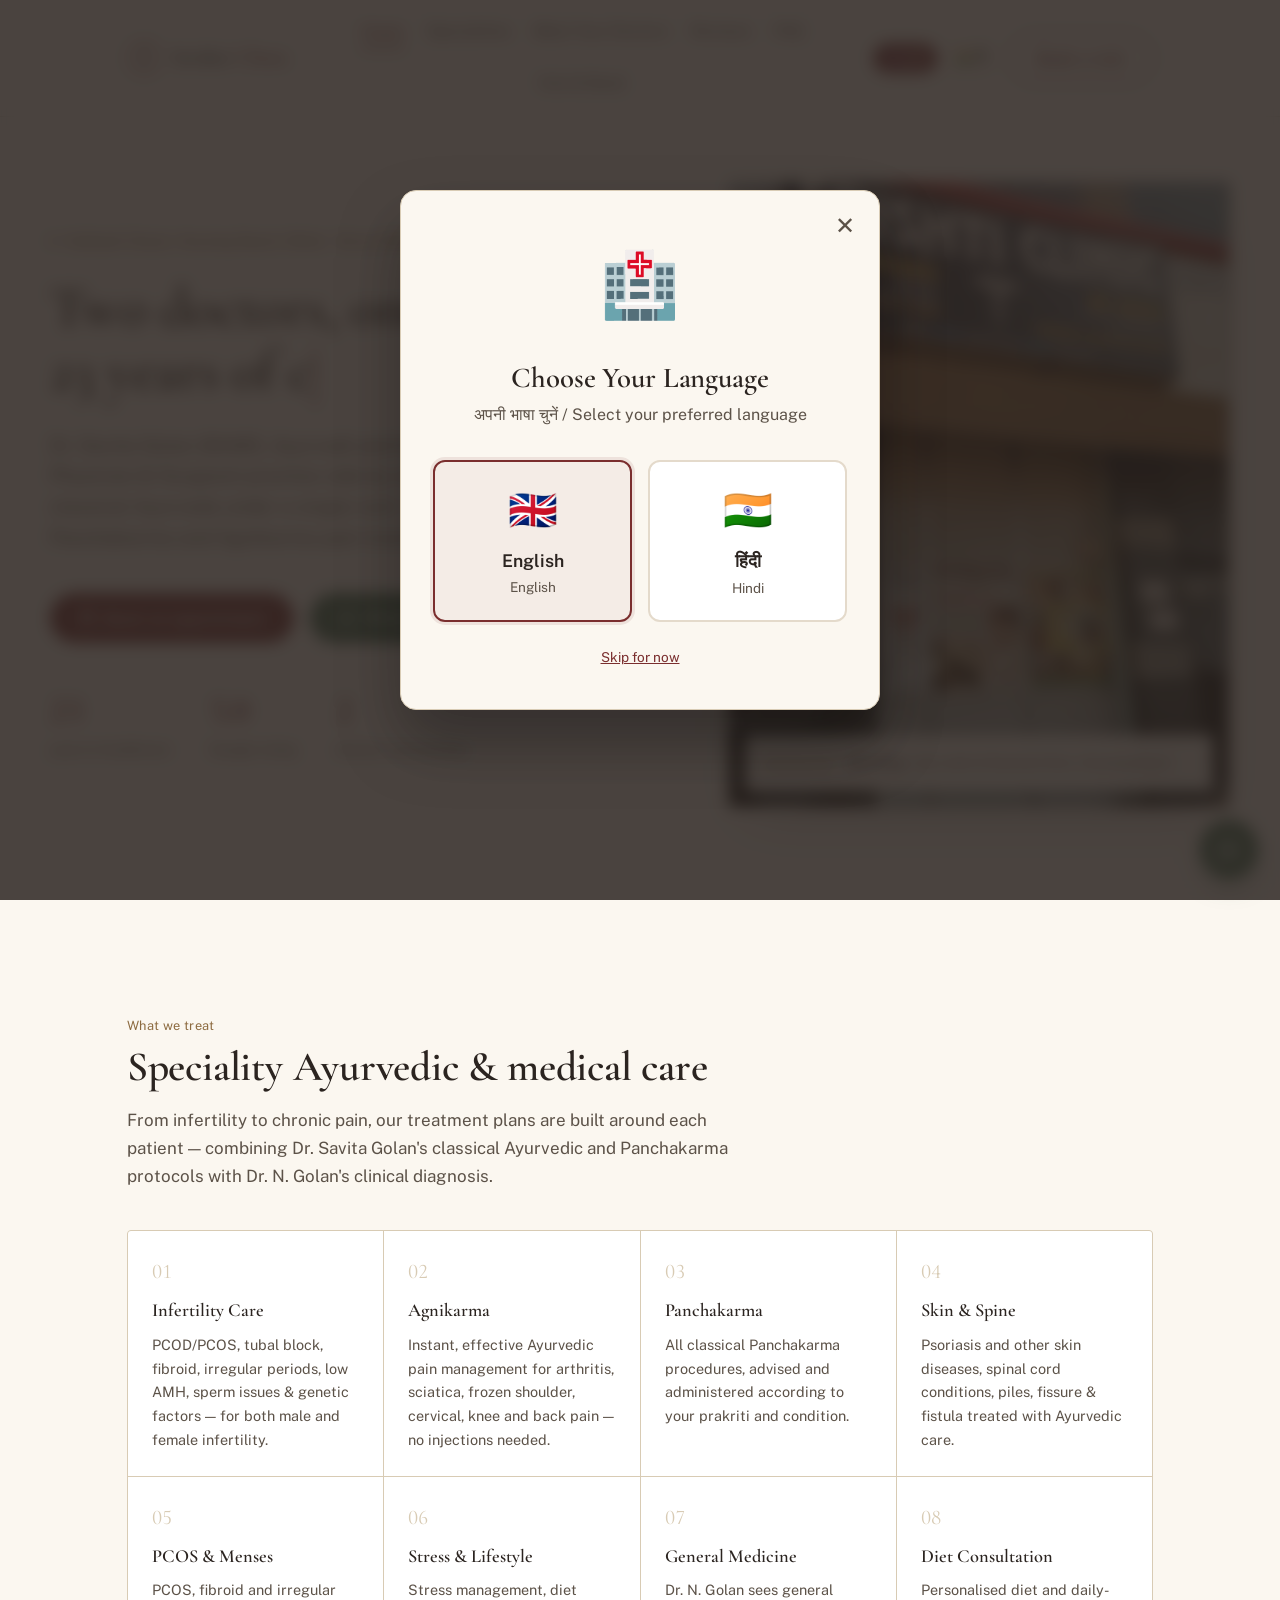
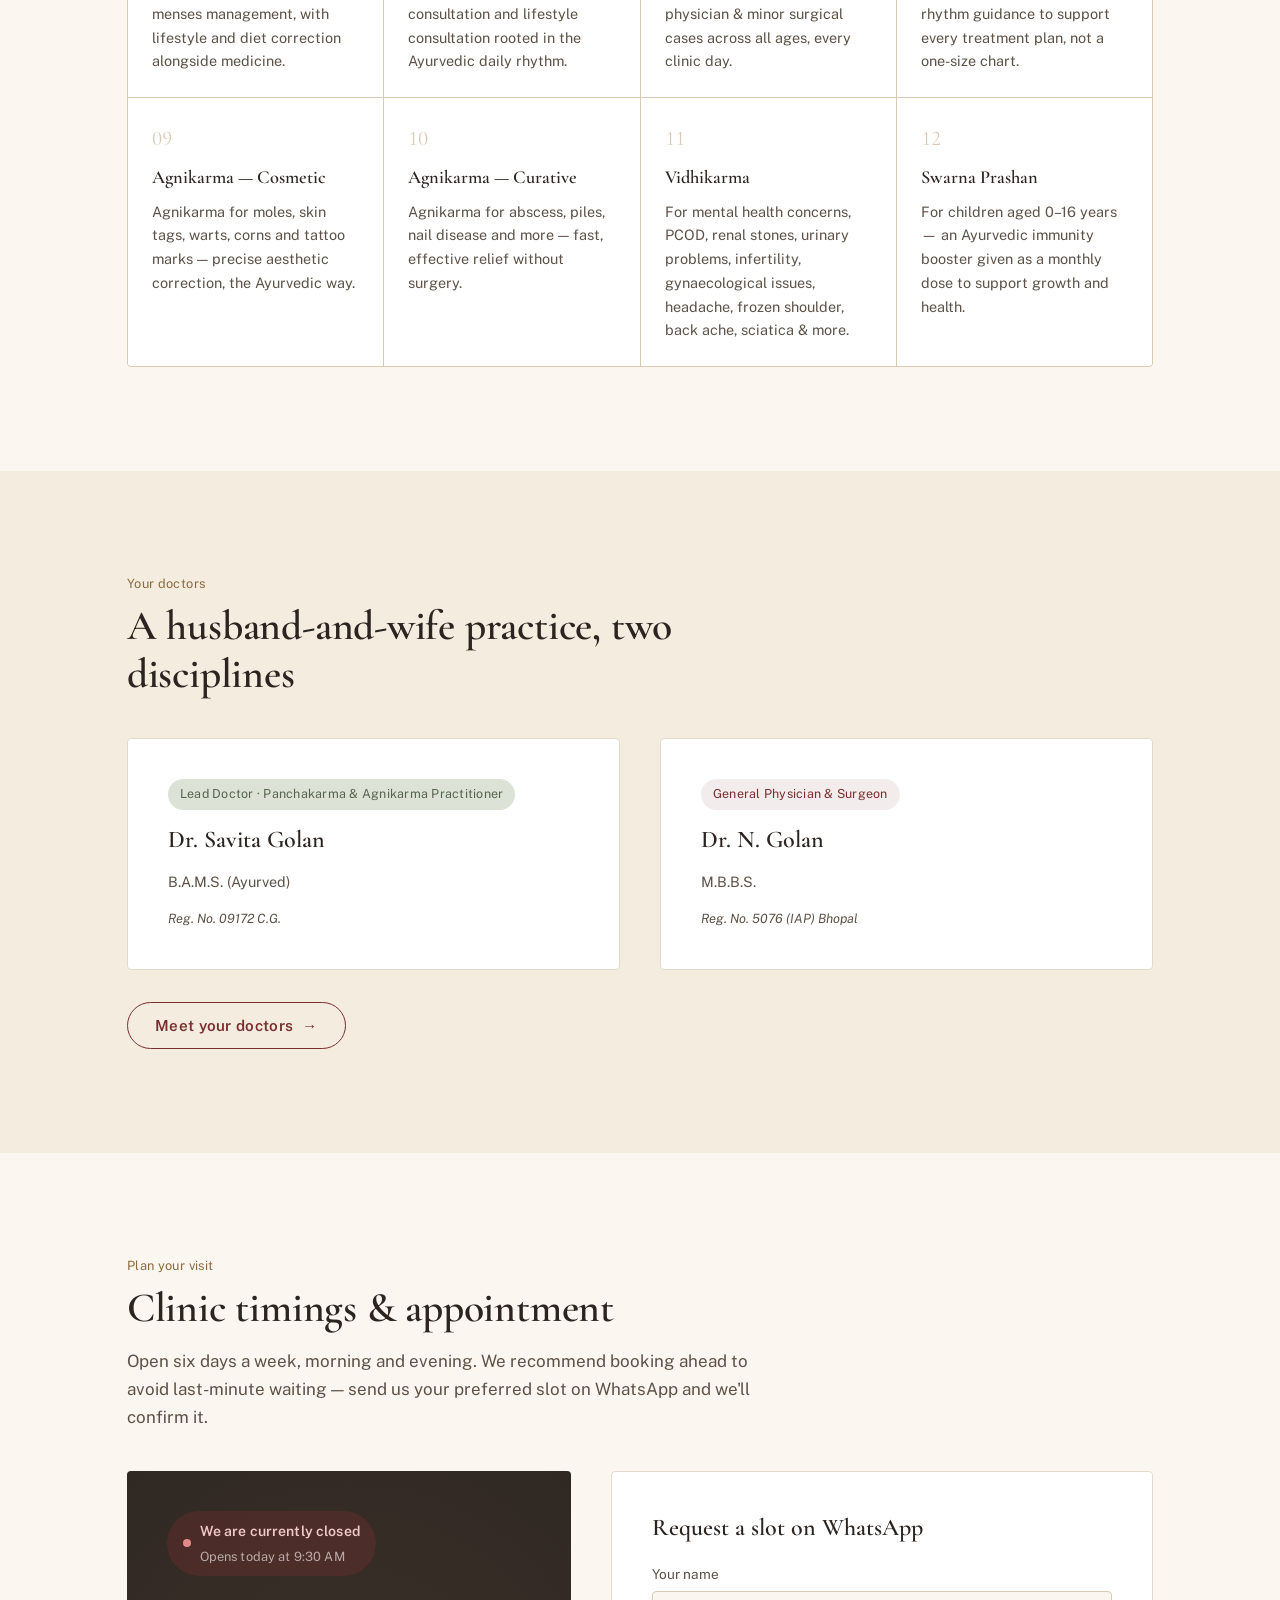
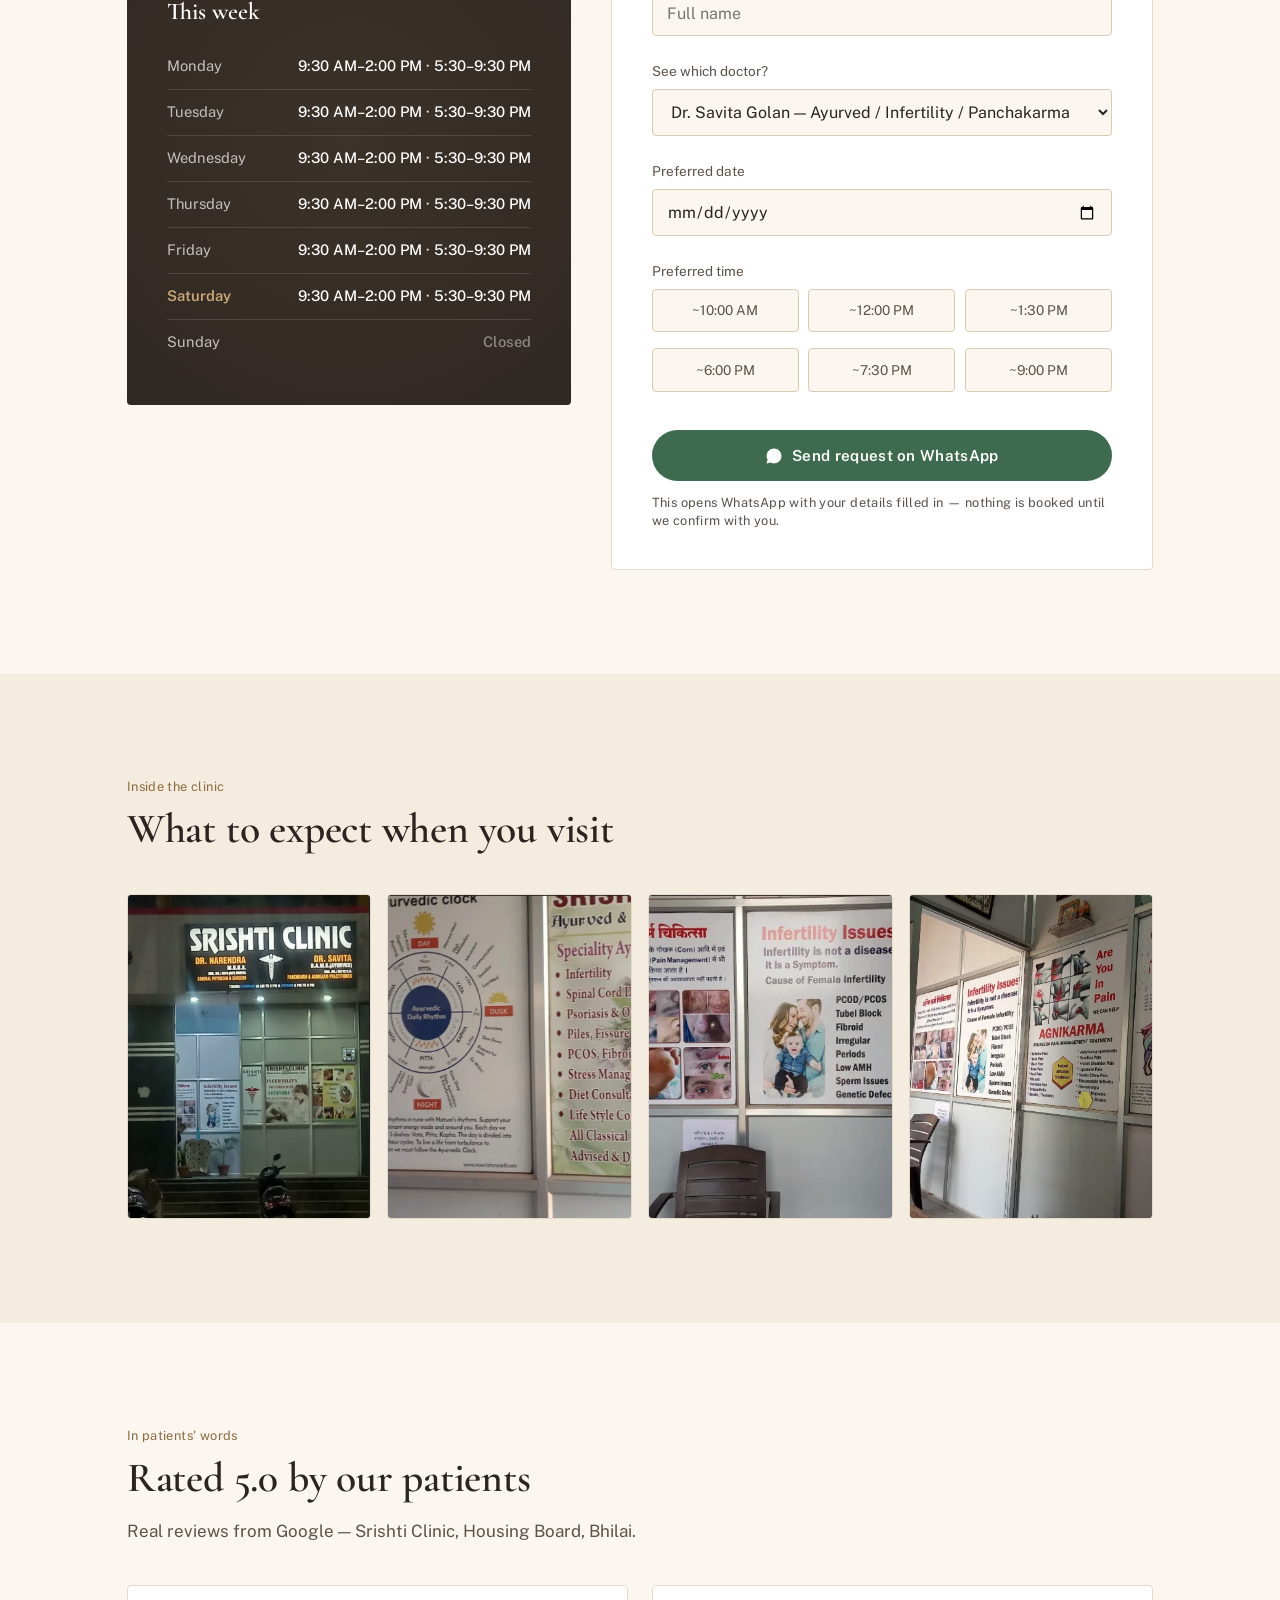
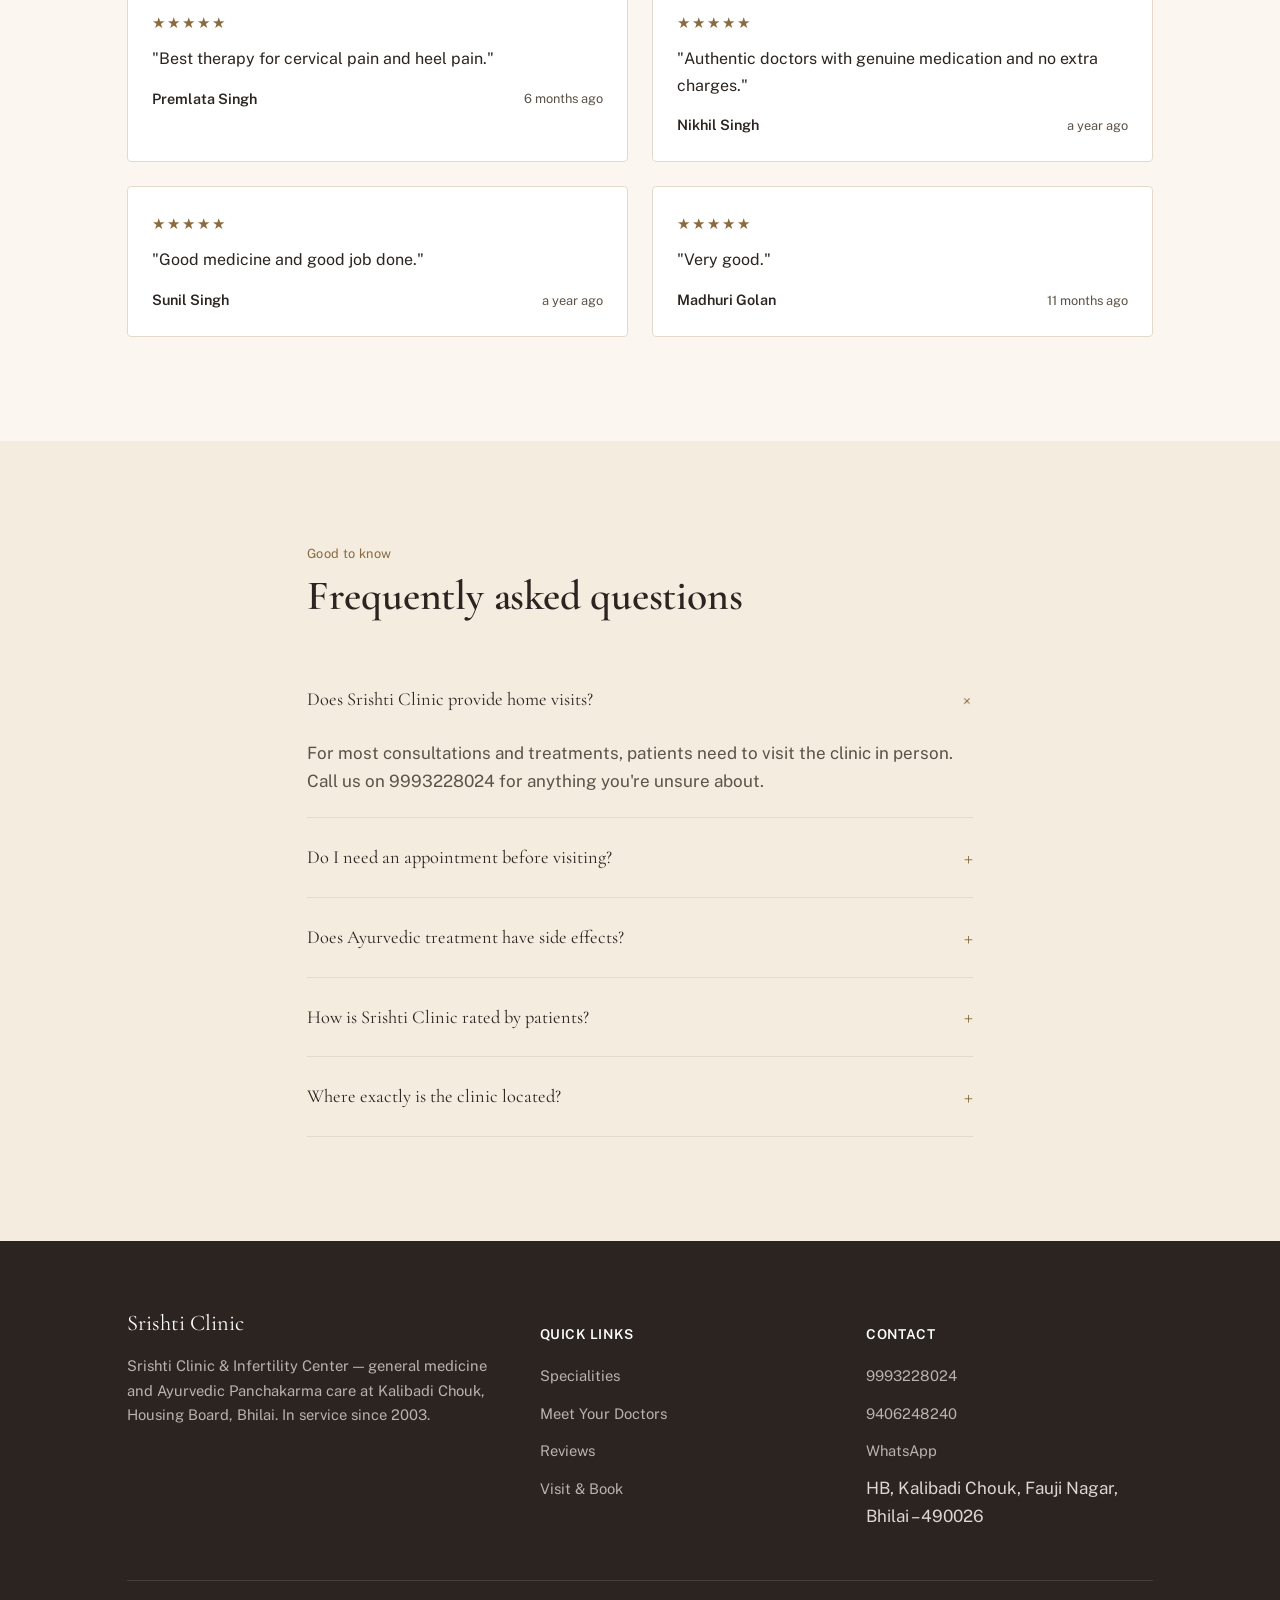
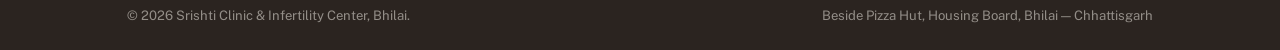
<file: index.html>
<!DOCTYPE html>
<html lang="en">
<head>
<meta charset="UTF-8">
<meta name="viewport" content="width=device-width, initial-scale=1.0">
<title>Srishti Clinic &amp; Infertility Center — Kalibadi Chouk, Bhilai</title>
<meta name="description" content="Srishti Clinic &amp; Infertility Center, Kalibadi Chouk, HB, Bhilai. Dr. Savita Golan (BAMS, Ayurved) and Dr. N. Golan (MBBS, General Physician &amp; Surgeon) — infertility, Panchakarma &amp; Agnikarma pain treatment, 23 years in healthcare.">
<link rel="preconnect" href="https://fonts.googleapis.com">
<link rel="preconnect" href="https://fonts.gstatic.com" crossorigin>
<link href="https://fonts.googleapis.com/css2?family=Cormorant+Garamond:ital,wght@0,500;0,600;0,700;1,500&family=Public+Sans:wght@400;500;600;700&display=swap" rel="stylesheet">
<link rel="stylesheet" href="style.css">
</head>
<body>

<!-- LANGUAGE SELECTION DIALOG -->
<div class="lang-dialog-overlay" id="langDialog" style="display:none;">
  <div class="lang-dialog">
    <button class="dialog-close" id="dialogClose" aria-label="Close">✕</button>
    <div class="dialog-emoji">🏥</div>
    <h2 data-translate="dialog-title">Choose Your Language</h2>
    <p class="dialog-subtitle" data-translate="dialog-subtitle">अपनी भाषा चुनें / Select your preferred language</p>
    <div class="lang-options">
      <button class="lang-option" data-lang-select="en">
        <span class="lang-emoji">🇬🇧</span>
        <span class="lang-name">English</span>
        <span class="lang-native">English</span>
      </button>
      <button class="lang-option" data-lang-select="hi">
        <span class="lang-emoji">🇮🇳</span>
        <span class="lang-name">हिंदी</span>
        <span class="lang-native">Hindi</span>
      </button>
    </div>
    <div class="dialog-footer">
      <button id="dialogSkip" data-translate="dialog-skip">Skip for now</button>
    </div>
  </div>
</div>

<header class="site-header" id="siteHeader">
  <div class="nav-row">
    <a href="index.html" class="brand">
      <svg class="brand-mark" viewBox="0 0 40 40" fill="none" xmlns="http://www.w3.org/2000/svg" aria-hidden="true">
        <circle cx="20" cy="20" r="19" stroke="#7A2E2E" stroke-width="1.4"/>
        <path d="M20 10v20M14 15c2 2 4 2 6 0s4-2 6 0M14 25c2-2 4-2 6 0s4 2 6 0" stroke="#7A2E2E" stroke-width="1.3" stroke-linecap="round"/>
        <circle cx="20" cy="12" r="1.6" fill="#8C6A3F"/>
      </svg>
      <span class="brand-text">Srishti <span>Clinic</span></span>
    </a>
    <nav class="main-nav" id="mainNav">
      <a href="index.html" class="active" data-translate="nav-home">Home</a>
      <a href="index.html#specialities" data-translate="nav-specialities">Specialities</a>
      <a href="doctors.html" data-translate="nav-doctors">Meet Your Doctors</a>
      <a href="index.html#reviews" data-translate="nav-reviews">Reviews</a>
      <a href="index.html#faq" data-translate="nav-faq">FAQ</a>
      <a href="contact.html" data-translate="nav-visit">Visit &amp; Book</a>
    </nav>
    <div class="nav-cta">
      <div class="lang-toggle">
        <button class="lang-btn active" data-lang="en" aria-label="English">🇬🇧 EN</button>
        <button class="lang-btn" data-lang="hi" aria-label="हिंदी">🇮🇳 हिं</button>
      </div>
      <a href="contact.html" class="btn btn-secondary" data-translate="book-visit">Book a visit</a>
      <button class="nav-toggle" id="navToggle" aria-label="Toggle menu" aria-expanded="false" aria-controls="mainNav">
        <svg viewBox="0 0 24 24" fill="none" stroke="currentColor" stroke-width="1.8"><path d="M3 6h18M3 12h18M3 18h18" stroke-linecap="round"/></svg>
      </button>
    </div>
  </div>
</header>

<main>
  <!-- HERO -->
  <section class="container hero">
    <div>
      <div class="eyebrow-line"><span class="dot"></span> <span data-translate="hero-location">Kalibadi Chouk, Housing Board, Bhilai · Since 2003</span></div>
      <h1><span id="typewriter" data-translate="hero-title">Two doctors, one home — 23 years of caring for Bhilai's families.</span><span class="typewriter-cursor"></span></h1>
      <p class="lede" data-translate="hero-lede">Dr. Savita Golan (BAMS, Ayurved) and Dr. N. Golan (MBBS, General Physician &amp; Surgeon) practise side by side — modern medicine and classical Ayurveda under a single roof, for infertility care, Panchakarma and Agnikarma pain treatment.</p>
      <div class="hero-actions">
        <a href="contact.html" class="btn btn-primary">
          <svg viewBox="0 0 24 24" fill="none" stroke="currentColor" stroke-width="1.8"><path d="M8 2v4M16 2v4M3 10h18M5 4h14a2 2 0 012 2v14a2 2 0 01-2 2H5a2 2 0 01-2-2V6a2 2 0 012-2z" stroke-linecap="round" stroke-linejoin="round"/></svg>
          <span data-translate="book-btn">Book an appointment</span>
        </a>
        <a href="https://wa.me/919993228024?text=Namaste%2C%20I%27d%20like%20to%20book%20an%20appointment%20at%20Srishti%20Clinic." target="_blank" rel="noopener" class="btn btn-whatsapp">
          <svg viewBox="0 0 24 24" fill="currentColor"><path d="M12.04 2C6.58 2 2.13 6.45 2.13 11.91c0 1.75.46 3.45 1.32 4.95L2.05 22l5.25-1.38a9.9 9.9 0 004.74 1.2h.01c5.46 0 9.91-4.45 9.91-9.91C21.96 6.45 17.5 2 12.04 2zm0 18.08h-.01a8.2 8.2 0 01-4.19-1.15l-.3-.18-3.12.82.83-3.04-.2-.31a8.17 8.17 0 01-1.26-4.4c0-4.52 3.68-8.2 8.2-8.2 2.19 0 4.25.85 5.8 2.4a8.14 8.14 0 012.4 5.8c0 4.52-3.68 8.2-8.15 8.26zm4.5-6.15c-.25-.12-1.46-.72-1.68-.8-.23-.08-.39-.12-.56.12-.16.25-.64.8-.78.97-.15.16-.29.18-.54.06-.25-.13-1.05-.39-2-1.23-.74-.66-1.24-1.48-1.39-1.73-.14-.25-.02-.38.11-.5.11-.11.25-.29.37-.44.12-.14.16-.25.25-.41.08-.17.04-.31-.02-.44-.06-.12-.56-1.35-.77-1.85-.2-.48-.41-.42-.56-.43h-.48c-.16 0-.43.06-.66.31-.23.25-.86.85-.86 2.07 0 1.22.89 2.4 1.01 2.57.12.16 1.75 2.67 4.24 3.74.59.26 1.05.41 1.41.52.59.19 1.13.16 1.56.1.48-.07 1.46-.6 1.66-1.17.21-.58.21-1.08.15-1.18-.07-.11-.23-.17-.48-.29z"/></svg>
          <span data-translate="whatsapp-btn">WhatsApp us</span>
        </a>
      </div>
      <div class="hero-stats">
        <div class="hero-stat"><div class="num numeral">23</div><div class="lbl" data-translate="years-healthcare">years in healthcare</div></div>
        <div class="hero-stat"><div class="num numeral">5.0</div><div class="lbl" data-translate="google-rating">Google rating</div></div>
        <div class="hero-stat"><div class="num numeral">2</div><div class="lbl" data-translate="doctors-practice">doctors, one practice</div></div>
      </div>
    </div>
    <div class="hero-visual" id="heroVisual">
      <img src="assets/front_day.png" alt="Srishti Clinic signboard and entrance at Kalibadi Chouk, Housing Board, Bhilai">
      <div class="evap-overlay" id="evapOverlay"></div>
      <div class="hero-badge">
        <span class="stars">★★★★★</span>
        <span class="txt"><strong data-translate="rating-num">4.8 rating</strong> · <span data-translate="clinic-type">Ayurvedic &amp; General Clinic, Housing Board</span></span>
      </div>
    </div>
  </section>

  <!-- SPECIALITIES -->
  <section class="band" id="specialities">
    <div class="container">
      <div class="section-head">
        <span class="caption" data-translate="what-treat">What we treat</span>
        <h2 data-translate="specialities-title">Speciality Ayurvedic &amp; medical care</h2>
        <p data-translate="specialities-desc">From infertility to chronic pain, our treatment plans are built around each patient — combining Dr. Savita Golan's classical Ayurvedic and Panchakarma protocols with Dr. N. Golan's clinical diagnosis.</p>
      </div>
      <div class="spec-rail">
        <div class="spec-item"><span class="num numeral">01</span><h3 data-translate="spec1-title">Infertility Care</h3><p data-translate="spec1-desc">PCOD/PCOS, tubal block, fibroid, irregular periods, low AMH, sperm issues &amp; genetic factors — for both male and female infertility.</p></div>
        <div class="spec-item"><span class="num numeral">02</span><h3 data-translate="spec2-title">Agnikarma</h3><p data-translate="spec2-desc">Instant, effective Ayurvedic pain management for arthritis, sciatica, frozen shoulder, cervical, knee and back pain — no injections needed.</p></div>
        <div class="spec-item"><span class="num numeral">03</span><h3 data-translate="spec3-title">Panchakarma</h3><p data-translate="spec3-desc">All classical Panchakarma procedures, advised and administered according to your prakriti and condition.</p></div>
        <div class="spec-item"><span class="num numeral">04</span><h3 data-translate="spec4-title">Skin &amp; Spine</h3><p data-translate="spec4-desc">Psoriasis and other skin diseases, spinal cord conditions, piles, fissure &amp; fistula treated with Ayurvedic care.</p></div>
        <div class="spec-item"><span class="num numeral">05</span><h3 data-translate="spec5-title">PCOS &amp; Menses</h3><p data-translate="spec5-desc">PCOS, fibroid and irregular menses management, with lifestyle and diet correction alongside medicine.</p></div>
        <div class="spec-item"><span class="num numeral">06</span><h3 data-translate="spec6-title">Stress &amp; Lifestyle</h3><p data-translate="spec6-desc">Stress management, diet consultation and lifestyle consultation rooted in the Ayurvedic daily rhythm.</p></div>
        <div class="spec-item"><span class="num numeral">07</span><h3 data-translate="spec7-title">General Medicine</h3><p data-translate="spec7-desc">Dr. N. Golan sees general physician &amp; minor surgical cases across all ages, every clinic day.</p></div>
        <div class="spec-item"><span class="num numeral">08</span><h3 data-translate="spec8-title">Diet Consultation</h3><p data-translate="spec8-desc">Personalised diet and daily-rhythm guidance to support every treatment plan, not a one-size chart.</p></div>
        <div class="spec-item"><span class="num numeral">09</span><h3 data-translate="spec9-title">Agnikarma — Cosmetic</h3><p data-translate="spec9-desc">Agnikarma for moles, skin tags, warts, corns and tattoo marks — precise aesthetic correction, the Ayurvedic way.</p></div>
        <div class="spec-item"><span class="num numeral">10</span><h3 data-translate="spec10-title">Agnikarma — Curative</h3><p data-translate="spec10-desc">Agnikarma for abscess, piles, nail disease and more — fast, effective relief without surgery.</p></div>
        <div class="spec-item"><span class="num numeral">11</span><h3 data-translate="spec11-title">Vidhikarma</h3><p data-translate="spec11-desc">For mental health concerns, PCOD, renal stones, urinary problems, infertility, gynaecological issues, headache, frozen shoulder, back ache, sciatica &amp; more.</p></div>
        <div class="spec-item"><span class="num numeral">12</span><h3 data-translate="spec12-title">Swarna Prashan</h3><p data-translate="spec12-desc">For children aged 0–16 years — an Ayurvedic immunity booster given as a monthly dose to support growth and health.</p></div>
      </div>
    </div>
  </section>

  <!-- DOCTORS STRIP -->
  <section class="band band-alt">
    <div class="container">
      <div class="section-head">
        <span class="caption" data-translate="your-doctors">Your doctors</span>
        <h2 data-translate="doctors-title">A husband-and-wife practice, two disciplines</h2>
      </div>
      <div class="doctor-strip">
        <div class="doctor-card">
          <span class="tag tag-sage" data-translate="lead-doctor">Lead Doctor · Panchakarma &amp; Agnikarma Practitioner</span>
          <h3>Dr. Savita Golan</h3>
          <p class="cred">B.A.M.S. (Ayurved)</p>
          <p class="cred reg">Reg. No. 09172 C.G.</p>
        </div>
        <div class="doctor-card">
          <span class="tag tag-maroon" data-translate="general-physician">General Physician &amp; Surgeon</span>
          <h3>Dr. N. Golan</h3>
          <p class="cred">M.B.B.S.</p>
          <p class="cred reg">Reg. No. 5076 (IAP) Bhopal</p>
        </div>
      </div>
      <div style="margin-top:2rem;">
        <a href="doctors.html" class="btn btn-secondary"><span data-translate="meet-doctors">Meet your doctors</span> →</a>
      </div>
    </div>
  </section>

  <!-- TIMINGS + BOOKING -->
  <section class="band" id="book">
    <div class="container">
      <div class="section-head">
        <span class="caption" data-translate="plan-visit">Plan your visit</span>
        <h2 data-translate="timings-title">Clinic timings &amp; appointment</h2>
        <p data-translate="timings-desc">Open six days a week, morning and evening. We recommend booking ahead to avoid last-minute waiting — send us your preferred slot on WhatsApp and we'll confirm it.</p>
      </div>
      <div style="display:grid; grid-template-columns: 0.9fr 1.1fr; gap: var(--space-4); align-items:start;">
        <div class="timing-panel">
          <span class="status-pill" id="statusPill">
            <span class="dot"></span>
            <span id="statusText">Checking…</span>
          </span>
          <h3 data-translate="this-week">This week</h3>
          <div class="timing-row" id="row-mon"><span class="day" data-translate="monday">Monday</span><span class="hrs">9:30 AM–2:00 PM · 5:30–9:30 PM</span></div>
          <div class="timing-row" id="row-tue"><span class="day" data-translate="tuesday">Tuesday</span><span class="hrs">9:30 AM–2:00 PM · 5:30–9:30 PM</span></div>
          <div class="timing-row" id="row-wed"><span class="day" data-translate="wednesday">Wednesday</span><span class="hrs">9:30 AM–2:00 PM · 5:30–9:30 PM</span></div>
          <div class="timing-row" id="row-thu"><span class="day" data-translate="thursday">Thursday</span><span class="hrs">9:30 AM–2:00 PM · 5:30–9:30 PM</span></div>
          <div class="timing-row" id="row-fri"><span class="day" data-translate="friday">Friday</span><span class="hrs">9:30 AM–2:00 PM · 5:30–9:30 PM</span></div>
          <div class="timing-row" id="row-sat"><span class="day" data-translate="saturday">Saturday</span><span class="hrs">9:30 AM–2:00 PM · 5:30–9:30 PM</span></div>
          <div class="timing-row closed" id="row-sun"><span class="day" data-translate="sunday">Sunday</span><span class="hrs" data-translate="closed">Closed</span></div>
        </div>

        <form class="booking-card" id="bookingForm">
          <h3 style="margin-bottom:1.2rem;" data-translate="request-slot">Request a slot on WhatsApp</h3>
          <div class="field">
            <label for="bName" data-translate="your-name">Your name</label>
            <input type="text" id="bName" placeholder="Full name" required>
          </div>
          <div class="field">
            <label for="bDoctor" data-translate="see-doctor">See which doctor?</label>
            <select id="bDoctor">
              <option data-translate="doc1">Dr. Savita Golan — Ayurved / Infertility / Panchakarma</option>
              <option data-translate="doc2">Dr. N. Golan — General Physician &amp; Surgeon</option>
              <option data-translate="doc3">Not sure, please advise</option>
            </select>
          </div>
          <div class="field">
            <label for="bDate" data-translate="pref-date">Preferred date</label>
            <input type="date" id="bDate">
          </div>
          <div class="field">
            <label data-translate="pref-time">Preferred time</label>
            <div class="time-grid" id="timeGrid">
              <label class="time-slot"><input type="radio" name="slot" value="Morning ~10 AM"><span>~10:00 AM</span></label>
              <label class="time-slot"><input type="radio" name="slot" value="Morning ~12 PM"><span>~12:00 PM</span></label>
              <label class="time-slot"><input type="radio" name="slot" value="Morning ~1:30 PM"><span>~1:30 PM</span></label>
              <label class="time-slot"><input type="radio" name="slot" value="Evening ~6 PM"><span>~6:00 PM</span></label>
              <label class="time-slot"><input type="radio" name="slot" value="Evening ~7:30 PM"><span>~7:30 PM</span></label>
              <label class="time-slot"><input type="radio" name="slot" value="Evening ~9 PM"><span>~9:00 PM</span></label>
            </div>
          </div>
          <button type="submit" class="btn btn-whatsapp" style="width:100%; justify-content:center; margin-top:0.5rem;">
            <svg viewBox="0 0 24 24" fill="currentColor" style="width:18px;height:18px;"><path d="M12.04 2C6.58 2 2.13 6.45 2.13 11.91c0 1.75.46 3.45 1.32 4.95L2.05 22l5.25-1.38a9.9 9.9 0 004.74 1.2h.01c5.46 0 9.91-4.45 9.91-9.91C21.96 6.45 17.5 2 12.04 2z"/></svg>
            <span data-translate="send-request">Send request on WhatsApp</span>
          </button>
          <p class="caption" style="margin-top:0.8rem;" data-translate="whatsapp-note">This opens WhatsApp with your details filled in — nothing is booked until we confirm with you.</p>
        </form>
      </div>
    </div>
  </section>

  <!-- GALLERY -->
  <section class="band band-alt">
    <div class="container">
      <div class="section-head">
        <span class="caption" data-translate="inside-clinic">Inside the clinic</span>
        <h2 data-translate="what-expect">What to expect when you visit</h2>
      </div>
      <div class="gallery-strip">
        <figure><img src="assets/front_night.png" alt="Srishti Clinic entrance at night, Kalibadi Chouk"></figure>
        <figure><img src="assets/features.png" alt="Ayurvedic clock and speciality treatment poster inside the clinic"></figure>
        <figure><img src="assets/features_2.png" alt="Agnikarma and infertility information posters"></figure>
        <figure><img src="assets/features_3.png" alt="Waiting area with Agnikarma pain management poster"></figure>
      </div>
    </div>
  </section>

  <!-- REVIEWS -->
  <section class="band" id="reviews">
    <div class="container">
      <div class="section-head">
        <span class="caption" data-translate="patients-words">In patients' words</span>
        <h2 data-translate="reviews-title">Rated 5.0 by our patients</h2>
        <p data-translate="reviews-desc">Real reviews from Google — Srishti Clinic, Housing Board, Bhilai.</p>
      </div>
      <div class="review-grid">
        <div class="review-card">
          <div class="review-stars">★★★★★</div>
          <p data-translate="review1">"Best therapy for cervical pain and heel pain."</p>
          <div class="review-meta"><span class="review-name">Premlata Singh</span><span class="review-when" data-translate="review-when1">6 months ago</span></div>
        </div>
        <div class="review-card">
          <div class="review-stars">★★★★★</div>
          <p data-translate="review2">"Authentic doctors with genuine medication and no extra charges."</p>
          <div class="review-meta"><span class="review-name">Nikhil Singh</span><span class="review-when" data-translate="review-when2">a year ago</span></div>
        </div>
        <div class="review-card">
          <div class="review-stars">★★★★★</div>
          <p data-translate="review3">"Good medicine and good job done."</p>
          <div class="review-meta"><span class="review-name">Sunil Singh</span><span class="review-when" data-translate="review-when3">a year ago</span></div>
        </div>
        <div class="review-card">
          <div class="review-stars">★★★★★</div>
          <p data-translate="review4">"Very good."</p>
          <div class="review-meta"><span class="review-name">Madhuri Golan</span><span class="review-when" data-translate="review-when4">11 months ago</span></div>
        </div>
      </div>
    </div>
  </section>

  <!-- FAQ -->
  <section class="band band-alt" id="faq">
    <div class="container" style="max-width: 820px;">
      <div class="section-head">
        <span class="caption" data-translate="good-know">Good to know</span>
        <h2 data-translate="faq-title">Frequently asked questions</h2>
      </div>
      <div>
        <details class="faq-item" open>
          <summary><span data-translate="faq1-q">Does Srishti Clinic provide home visits?</span><span class="plus">+</span></summary>
          <div class="faq-a" data-translate="faq1-a">For most consultations and treatments, patients need to visit the clinic in person. Call us on 9993228024 for anything you're unsure about.</div>
        </details>
        <details class="faq-item">
          <summary><span data-translate="faq2-q">Do I need an appointment before visiting?</span><span class="plus">+</span></summary>
          <div class="faq-a" data-translate="faq2-a">Yes — we advise booking ahead so you don't face last-minute waiting. Use the WhatsApp form above or call the clinic directly.</div>
        </details>
        <details class="faq-item">
          <summary><span data-translate="faq3-q">Does Ayurvedic treatment have side effects?</span><span class="plus">+</span></summary>
          <div class="faq-a" data-translate="faq3-a">Ayurvedic treatment is one of the oldest natural systems of medicine and, when practised correctly, carries no side effects — Dr. Savita Golan tailors each protocol to the patient's constitution.</div>
        </details>
        <details class="faq-item">
          <summary><span data-translate="faq4-q">How is Srishti Clinic rated by patients?</span><span class="plus">+</span></summary>
          <div class="faq-a" data-translate="faq4-a">Patient satisfaction comes first here — the clinic holds a 5.0 rating on Google, based on real patient reviews.</div>
        </details>
        <details class="faq-item">
          <summary><span data-translate="faq5-q">Where exactly is the clinic located?</span><span class="plus">+</span></summary>
          <div class="faq-a" data-translate="faq5-a">HB, Kalibadi Chouk, I/E, beside Pizza Hut, Fauji Nagar, Housing Board, Bhilai – 490026, Chhattisgarh. See the map and directions on our <a href="contact.html" style="color:var(--color-maroon);" data-translate="visit-page">Visit &amp; Book page</a>.</div>
        </details>
      </div>
    </div>
  </section>
</main>

<a href="https://wa.me/919993228024?text=Namaste%2C%20I%27d%20like%20to%20know%20more%20about%20Srishti%20Clinic." target="_blank" rel="noopener" class="wa-float" aria-label="Chat on WhatsApp">
  <svg viewBox="0 0 24 24" fill="#fff"><path d="M12.04 2C6.58 2 2.13 6.45 2.13 11.91c0 1.75.46 3.45 1.32 4.95L2.05 22l5.25-1.38a9.9 9.9 0 004.74 1.2h.01c5.46 0 9.91-4.45 9.91-9.91C21.96 6.45 17.5 2 12.04 2zm0 18.08h-.01a8.2 8.2 0 01-4.19-1.15l-.3-.18-3.12.82.83-3.04-.2-.31a8.17 8.17 0 01-1.26-4.4c0-4.52 3.68-8.2 8.2-8.2 2.19 0 4.25.85 5.8 2.4a8.14 8.14 0 012.4 5.8c0 4.52-3.68 8.2-8.15 8.26zm4.5-6.15c-.25-.12-1.46-.72-1.68-.8-.23-.08-.39-.12-.56.12-.16.25-.64.8-.78.97-.15.16-.29.18-.54.06-.25-.13-1.05-.39-2-1.23-.74-.66-1.24-1.48-1.39-1.73-.14-.25-.02-.38.11-.5.11-.11.25-.29.37-.44.12-.14.16-.25.25-.41.08-.17.04-.31-.02-.44-.06-.12-.56-1.35-.77-1.85-.2-.48-.41-.42-.56-.43h-.48c-.16 0-.43.06-.66.31-.23.25-.86.85-.86 2.07 0 1.22.89 2.4 1.01 2.57.12.16 1.75 2.67 4.24 3.74.59.26 1.05.41 1.41.52.59.19 1.13.16 1.56.1.48-.07 1.46-.6 1.66-1.17.21-.58.21-1.08.15-1.18-.07-.11-.23-.17-.48-.29z"/></svg>
</a>

<footer class="site-footer">
  <div class="container">
    <div class="footer-grid">
      <div>
        <div class="footer-brand">Srishti Clinic</div>
        <p data-translate="footer-desc">Srishti Clinic &amp; Infertility Center — general medicine and Ayurvedic Panchakarma care at Kalibadi Chouk, Housing Board, Bhilai. In service since 2003.</p>
      </div>
      <div>
        <h4 data-translate="quick-links">QUICK LINKS</h4>
        <ul>
          <li><a href="index.html#specialities" data-translate="nav-specialities">Specialities</a></li>
          <li><a href="doctors.html" data-translate="nav-doctors">Meet your doctors</a></li>
          <li><a href="index.html#reviews" data-translate="nav-reviews">Patient reviews</a></li>
          <li><a href="contact.html" data-translate="nav-visit">Visit &amp; book</a></li>
        </ul>
      </div>
      <div>
        <h4 data-translate="contact-title">CONTACT</h4>
        <ul>
          <li><a href="tel:+919993228024">9993228024</a></li>
          <li><a href="tel:+919406248240">9406248240</a></li>
          <li><a href="https://wa.me/919993228024" target="_blank" rel="noopener">WhatsApp</a></li>
          <li>HB, Kalibadi Chouk, Fauji Nagar, Bhilai – 490026</li>
        </ul>
      </div>
    </div>
    <div class="footer-bottom">
      <span>© 2026 Srishti Clinic &amp; Infertility Center, Bhilai.</span>
      <span>Beside Pizza Hut, Housing Board, Bhilai — Chhattisgarh</span>
    </div>
  </div>
</footer>

<script src="script.js"></script>
</body>
</html>
</file>
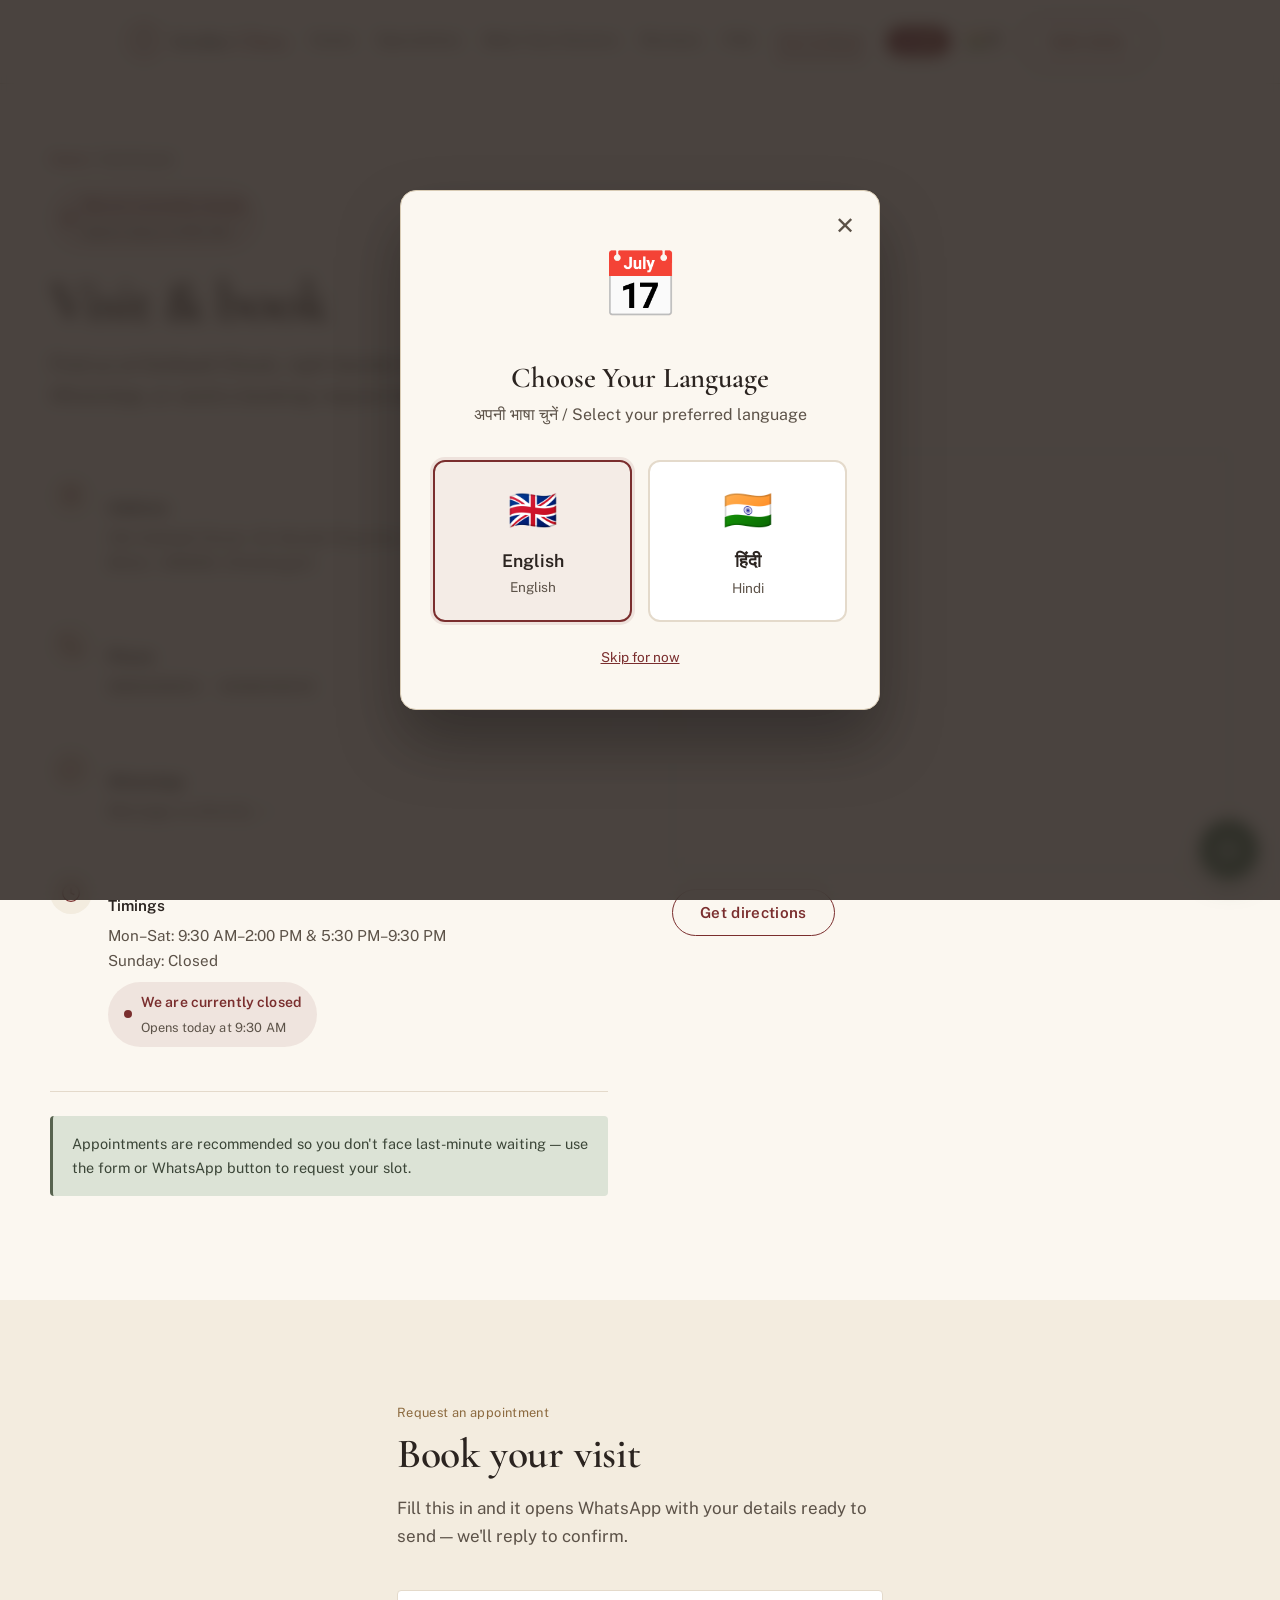
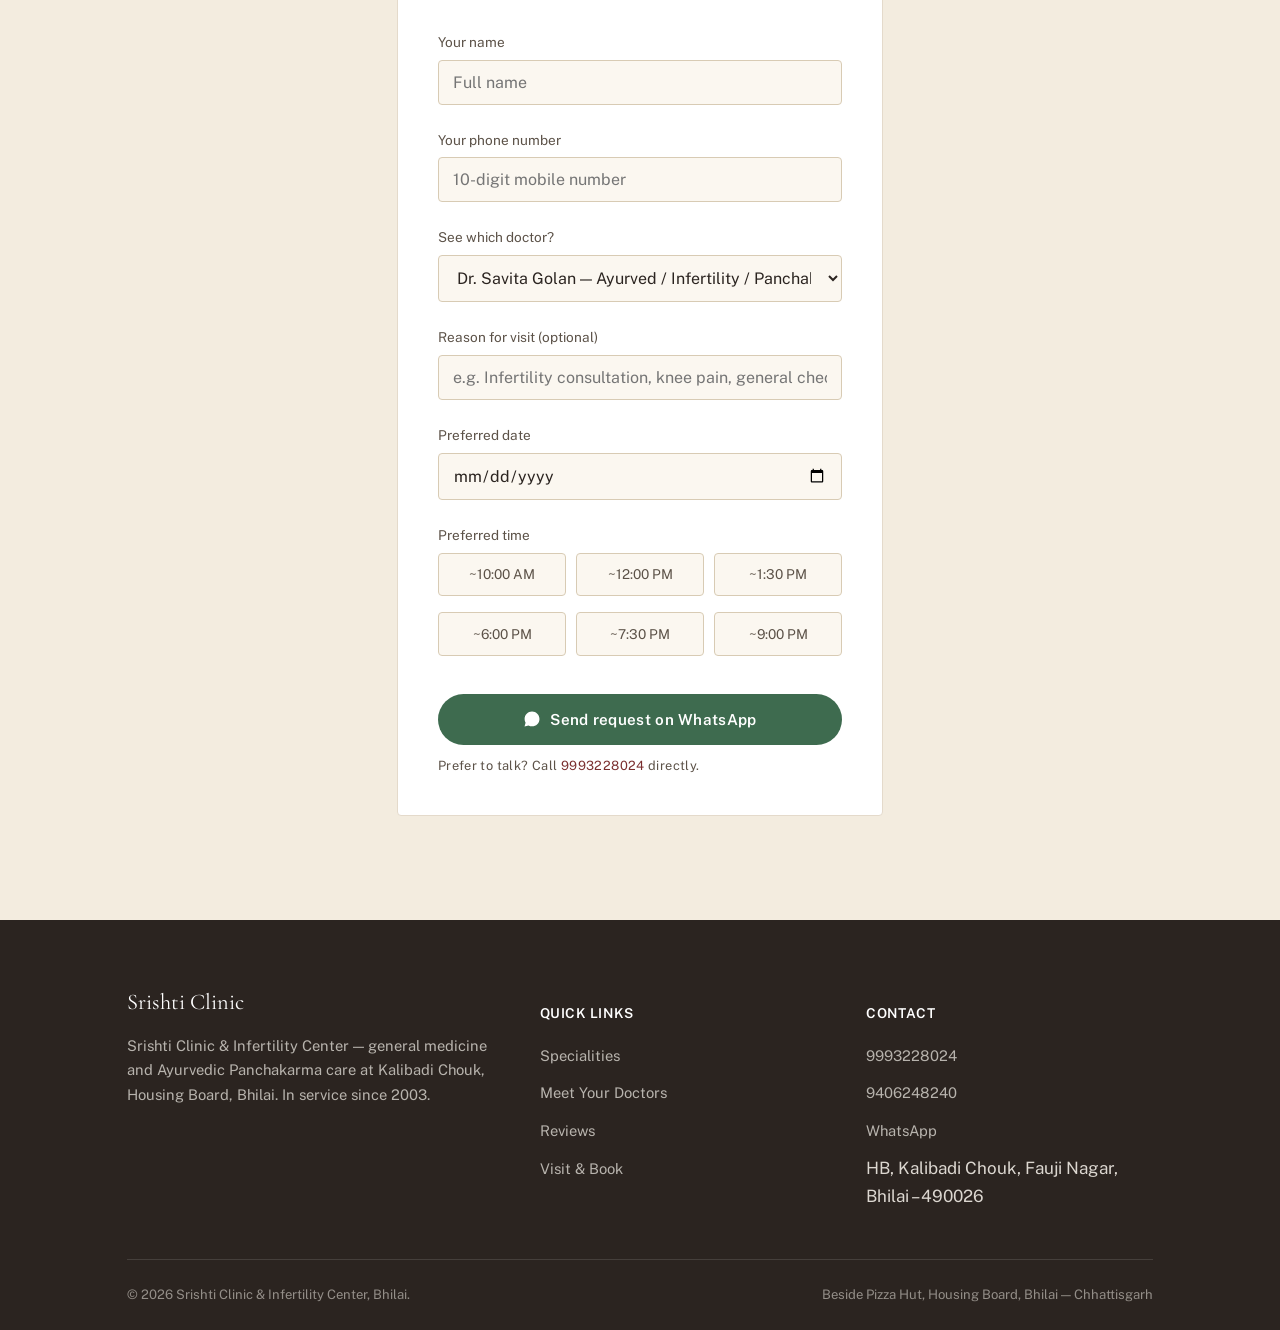
<file: contact.html>
<!DOCTYPE html>
<html lang="en">
<head>
<meta charset="UTF-8">
<meta name="viewport" content="width=device-width, initial-scale=1.0">
<title>Visit &amp; Book — Srishti Clinic, Kalibadi Chouk, Bhilai</title>
<meta name="description" content="Visit Srishti Clinic & Infertility Center at Kalibadi Chouk, Housing Board, Bhilai. Call 9993228024 / 9406248240, WhatsApp us, or find directions and clinic timings.">
<link rel="preconnect" href="https://fonts.googleapis.com">
<link rel="preconnect" href="https://fonts.gstatic.com" crossorigin>
<link href="https://fonts.googleapis.com/css2?family=Cormorant+Garamond:ital,wght@0,500;0,600;0,700;1,500&family=Public+Sans:wght@400;500;600;700&display=swap" rel="stylesheet">
<link rel="stylesheet" href="style.css">
</head>
<body>

<!-- LANGUAGE SELECTION DIALOG -->
<div class="lang-dialog-overlay" id="langDialog" style="display:none;">
  <div class="lang-dialog">
    <button class="dialog-close" id="dialogClose" aria-label="Close">✕</button>
    <div class="dialog-emoji">📅</div>
    <h2 data-translate="dialog-title">Choose Your Language</h2>
    <p class="dialog-subtitle" data-translate="dialog-subtitle">अपनी भाषा चुनें / Select your preferred language</p>
    <div class="lang-options">
      <button class="lang-option" data-lang-select="en">
        <span class="lang-emoji">🇬🇧</span>
        <span class="lang-name">English</span>
        <span class="lang-native">English</span>
      </button>
      <button class="lang-option" data-lang-select="hi">
        <span class="lang-emoji">🇮🇳</span>
        <span class="lang-name">हिंदी</span>
        <span class="lang-native">Hindi</span>
      </button>
    </div>
    <div class="dialog-footer">
      <button id="dialogSkip" data-translate="dialog-skip">Skip for now</button>
    </div>
  </div>
</div>

<header class="site-header" id="siteHeader">
  <div class="nav-row">
    <a href="index.html" class="brand">
      <svg class="brand-mark" viewBox="0 0 40 40" fill="none" xmlns="http://www.w3.org/2000/svg" aria-hidden="true">
        <circle cx="20" cy="20" r="19" stroke="#7A2E2E" stroke-width="1.4"/>
        <path d="M20 10v20M14 15c2 2 4 2 6 0s4-2 6 0M14 25c2-2 4-2 6 0s4 2 6 0" stroke="#7A2E2E" stroke-width="1.3" stroke-linecap="round"/>
        <circle cx="20" cy="12" r="1.6" fill="#8C6A3F"/>
      </svg>
      <span class="brand-text">Srishti <span>Clinic</span></span>
    </a>
    <nav class="main-nav" id="mainNav">
      <a href="index.html" data-translate="nav-home">Home</a>
      <a href="index.html#specialities" data-translate="nav-specialities">Specialities</a>
      <a href="doctors.html" data-translate="nav-doctors">Meet Your Doctors</a>
      <a href="index.html#reviews" data-translate="nav-reviews">Reviews</a>
      <a href="index.html#faq" data-translate="nav-faq">FAQ</a>
      <a href="contact.html" class="active" data-translate="nav-visit">Visit &amp; Book</a>
    </nav>
    <div class="nav-cta">
      <div class="lang-toggle">
        <button class="lang-btn active" data-lang="en" aria-label="English">🇬🇧 EN</button>
        <button class="lang-btn" data-lang="hi" aria-label="हिंदी">🇮🇳 हिं</button>
      </div>
      <a href="tel:+919993228024" class="btn btn-secondary" data-translate="call-clinic">Call clinic</a>
      <button class="nav-toggle" id="navToggle" aria-label="Toggle menu" aria-expanded="false" aria-controls="mainNav">
        <svg viewBox="0 0 24 24" fill="none" stroke="currentColor" stroke-width="1.8"><path d="M3 6h18M3 12h18M3 18h18" stroke-linecap="round"/></svg>
      </button>
    </div>
  </div>
</header>

<main>
  <section class="container page-hero">
    <div class="breadcrumb"><a href="index.html" data-translate="nav-home">Home</a> / <span data-translate="visit-book">Visit &amp; book</span></div>
    <span class="status-pill on-light" id="statusPill">
      <span class="dot"></span>
      <span id="statusText">Checking…</span>
    </span>
    <h1 data-translate="visit-book">Visit &amp; book</h1>
    <p class="lede" data-translate="visit-lede">Find us at Kalibadi Chouk, right beside Pizza Hut in Housing Board. Call, WhatsApp, or send a booking request below and we'll confirm your slot.</p>
  </section>

  <section class="container band" style="padding-top:0;">
    <div class="contact-grid">
      <div>
        <div class="contact-item">
          <div class="contact-icon"><svg viewBox="0 0 24 24" fill="none" stroke="currentColor" stroke-width="1.6"><path d="M12 21s-7-6.1-7-11a7 7 0 0114 0c0 4.9-7 11-7 11z"/><circle cx="12" cy="10" r="2.5"/></svg></div>
          <div>
            <h4 data-translate="address">Address</h4>
            <p data-translate="address-desc">HB, Kalibadi Chouk, I/E, Beside Pizza Hut, Fauji Nagar, Housing Board, Bhilai – 490026, Chhattisgarh</p>
          </div>
        </div>
        <div class="contact-item">
          <div class="contact-icon"><svg viewBox="0 0 24 24" fill="none" stroke="currentColor" stroke-width="1.6"><path d="M22 16.9v3a2 2 0 01-2.2 2 19.8 19.8 0 01-8.6-3 19.5 19.5 0 01-6-6 19.8 19.8 0 01-3-8.7A2 2 0 014.1 2h3a2 2 0 012 1.7c.1.9.3 1.8.6 2.7a2 2 0 01-.5 2.1L7.9 9.9a16 16 0 006 6l1.4-1.4a2 2 0 012.1-.5c.9.3 1.8.5 2.7.6a2 2 0 011.7 2z"/></svg></div>
          <div>
            <h4 data-translate="phone">Phone</h4>
            <p><a href="tel:+919993228024">9993228024</a> &nbsp;·&nbsp; <a href="tel:+919406248240">9406248240</a></p>
          </div>
        </div>
        <div class="contact-item">
          <div class="contact-icon"><svg viewBox="0 0 24 24" fill="none" stroke="currentColor" stroke-width="1.6"><path d="M12.04 2a9.9 9.9 0 00-8.5 15L2 22l5.2-1.4a9.9 9.9 0 004.8 1.2A9.9 9.9 0 1012.04 2z"/></svg></div>
          <div>
            <h4 data-translate="whatsapp">WhatsApp</h4>
            <p><a href="https://wa.me/919993228024" target="_blank" rel="noopener" data-translate="message-us">Message us directly →</a></p>
          </div>
        </div>
        <div class="contact-item">
          <div class="contact-icon"><svg viewBox="0 0 24 24" fill="none" stroke="currentColor" stroke-width="1.6"><path d="M12 6v6l4 2M12 22a10 10 0 100-20 10 10 0 000 20z"/></svg></div>
          <div>
            <h4 data-translate="timings">Timings</h4>
            <p data-translate="timings-desc-contact">Mon–Sat: 9:30 AM–2:00 PM &amp; 5:30 PM–9:30 PM<br>Sunday: Closed</p>
            <span class="status-pill on-light" id="statusPillTimings" style="margin-top:0.6rem;">
              <span class="dot"></span>
              <span id="statusTextTimings">Checking…</span>
            </span>
          </div>
        </div>
        <div class="sticky-note" data-translate="appointment-note">Appointments are recommended so you don't face last-minute waiting — use the form or WhatsApp button to request your slot.</div>
      </div>

      <div>
        <div class="map-embed">
          <iframe
            src="https://www.google.com/maps?q=Srishti+Clinic+Kalibadi+Chouk+Housing+Board+Bhilai&output=embed"
            loading="lazy"
            referrerpolicy="no-referrer-when-downgrade"
            title="Map to Srishti Clinic, Kalibadi Chouk, Housing Board, Bhilai">
          </iframe>
        </div>
        <div class="hero-actions" style="margin-top:1.2rem;">
          <a href="https://www.google.com/maps/search/?api=1&query=Srishti+Clinic+Kalibadi+Chouk+Housing+Board+Bhilai" target="_blank" rel="noopener" class="btn btn-secondary" data-translate="get-directions">Get directions</a>
        </div>
      </div>
    </div>
  </section>

  <!-- BOOKING FORM -->
  <section class="band band-alt" id="book">
    <div class="container" style="max-width:640px;">
      <div class="section-head" style="text-align:left;">
        <span class="caption" data-translate="request-appointment">Request an appointment</span>
        <h2 data-translate="book-visit-title">Book your visit</h2>
        <p data-translate="book-desc">Fill this in and it opens WhatsApp with your details ready to send — we'll reply to confirm.</p>
      </div>
      <form class="booking-card" id="bookingForm">
        <div class="field">
          <label for="bName" data-translate="your-name">Your name</label>
          <input type="text" id="bName" placeholder="Full name" required>
        </div>
        <div class="field">
          <label for="bPhone" data-translate="your-phone">Your phone number</label>
          <input type="tel" id="bPhone" placeholder="10-digit mobile number">
        </div>
        <div class="field">
          <label for="bDoctor" data-translate="see-doctor">See which doctor?</label>
          <select id="bDoctor">
            <option data-translate="doc1">Dr. Savita Golan — Ayurved / Infertility / Panchakarma</option>
            <option data-translate="doc2">Dr. N. Golan — General Physician &amp; Surgeon</option>
            <option data-translate="doc3">Not sure, please advise</option>
          </select>
        </div>
        <div class="field">
          <label for="bReason" data-translate="reason-visit">Reason for visit (optional)</label>
          <input type="text" id="bReason" placeholder="e.g. Infertility consultation, knee pain, general checkup">
        </div>
        <div class="field">
          <label for="bDate" data-translate="pref-date">Preferred date</label>
          <input type="date" id="bDate">
        </div>
        <div class="field">
          <label data-translate="pref-time">Preferred time</label>
          <div class="time-grid" id="timeGrid">
            <label class="time-slot"><input type="radio" name="slot" value="Morning ~10 AM"><span>~10:00 AM</span></label>
            <label class="time-slot"><input type="radio" name="slot" value="Morning ~12 PM"><span>~12:00 PM</span></label>
            <label class="time-slot"><input type="radio" name="slot" value="Morning ~1:30 PM"><span>~1:30 PM</span></label>
            <label class="time-slot"><input type="radio" name="slot" value="Evening ~6 PM"><span>~6:00 PM</span></label>
            <label class="time-slot"><input type="radio" name="slot" value="Evening ~7:30 PM"><span>~7:30 PM</span></label>
            <label class="time-slot"><input type="radio" name="slot" value="Evening ~9 PM"><span>~9:00 PM</span></label>
          </div>
        </div>
        <button type="submit" class="btn btn-whatsapp" style="width:100%; justify-content:center; margin-top:0.5rem;">
          <svg viewBox="0 0 24 24" fill="currentColor" style="width:18px;height:18px;"><path d="M12.04 2C6.58 2 2.13 6.45 2.13 11.91c0 1.75.46 3.45 1.32 4.95L2.05 22l5.25-1.38a9.9 9.9 0 004.74 1.2h.01c5.46 0 9.91-4.45 9.91-9.91C21.96 6.45 17.5 2 12.04 2z"/></svg>
          <span data-translate="send-request">Send request on WhatsApp</span>
        </button>
        <p class="caption" style="margin-top:0.8rem;"><span data-translate="prefer-talk">Prefer to talk? Call</span> <a href="tel:+919993228024" style="color:var(--color-maroon);">9993228024</a> <span data-translate="directly">directly.</span></p>
      </form>
    </div>
  </section>
</main>

<a href="https://wa.me/919993228024?text=Namaste%2C%20I%27d%20like%20to%20know%20more%20about%20Srishti%20Clinic." target="_blank" rel="noopener" class="wa-float" aria-label="Chat on WhatsApp">
  <svg viewBox="0 0 24 24" fill="#fff"><path d="M12.04 2C6.58 2 2.13 6.45 2.13 11.91c0 1.75.46 3.45 1.32 4.95L2.05 22l5.25-1.38a9.9 9.9 0 004.74 1.2h.01c5.46 0 9.91-4.45 9.91-9.91C21.96 6.45 17.5 2 12.04 2zm0 18.08h-.01a8.2 8.2 0 01-4.19-1.15l-.3-.18-3.12.82.83-3.04-.2-.31a8.17 8.17 0 01-1.26-4.4c0-4.52 3.68-8.2 8.2-8.2 2.19 0 4.25.85 5.8 2.4a8.14 8.14 0 012.4 5.8c0 4.52-3.68 8.2-8.15 8.26zm4.5-6.15c-.25-.12-1.46-.72-1.68-.8-.23-.08-.39-.12-.56.12-.16.25-.64.8-.78.97-.15.16-.29.18-.54.06-.25-.13-1.05-.39-2-1.23-.74-.66-1.24-1.48-1.39-1.73-.14-.25-.02-.38.11-.5.11-.11.25-.29.37-.44.12-.14.16-.25.25-.41.08-.17.04-.31-.02-.44-.06-.12-.56-1.35-.77-1.85-.2-.48-.41-.42-.56-.43h-.48c-.16 0-.43.06-.66.31-.23.25-.86.85-.86 2.07 0 1.22.89 2.4 1.01 2.57.12.16 1.75 2.67 4.24 3.74.59.26 1.05.41 1.41.52.59.19 1.13.16 1.56.1.48-.07 1.46-.6 1.66-1.17.21-.58.21-1.08.15-1.18-.07-.11-.23-.17-.48-.29z"/></svg>
</a>

<footer class="site-footer">
  <div class="container">
    <div class="footer-grid">
      <div>
        <div class="footer-brand">Srishti Clinic</div>
        <p data-translate="footer-desc">Srishti Clinic &amp; Infertility Center — general medicine and Ayurvedic Panchakarma care at Kalibadi Chouk, Housing Board, Bhilai. In service since 2003.</p>
      </div>
      <div>
        <h4 data-translate="quick-links">QUICK LINKS</h4>
        <ul>
          <li><a href="index.html#specialities" data-translate="nav-specialities">Specialities</a></li>
          <li><a href="doctors.html" data-translate="nav-doctors">Meet your doctors</a></li>
          <li><a href="index.html#reviews" data-translate="nav-reviews">Patient reviews</a></li>
          <li><a href="contact.html" data-translate="nav-visit">Visit &amp; book</a></li>
        </ul>
      </div>
      <div>
        <h4 data-translate="contact-title">CONTACT</h4>
        <ul>
          <li><a href="tel:+919993228024">9993228024</a></li>
          <li><a href="tel:+919406248240">9406248240</a></li>
          <li><a href="https://wa.me/919993228024" target="_blank" rel="noopener">WhatsApp</a></li>
          <li>HB, Kalibadi Chouk, Fauji Nagar, Bhilai – 490026</li>
        </ul>
      </div>
    </div>
    <div class="footer-bottom">
      <span>© 2026 Srishti Clinic &amp; Infertility Center, Bhilai.</span>
      <span>Beside Pizza Hut, Housing Board, Bhilai — Chhattisgarh</span>
    </div>
  </div>
</footer>

<script src="script.js"></script>
</body>
</html>
</file>
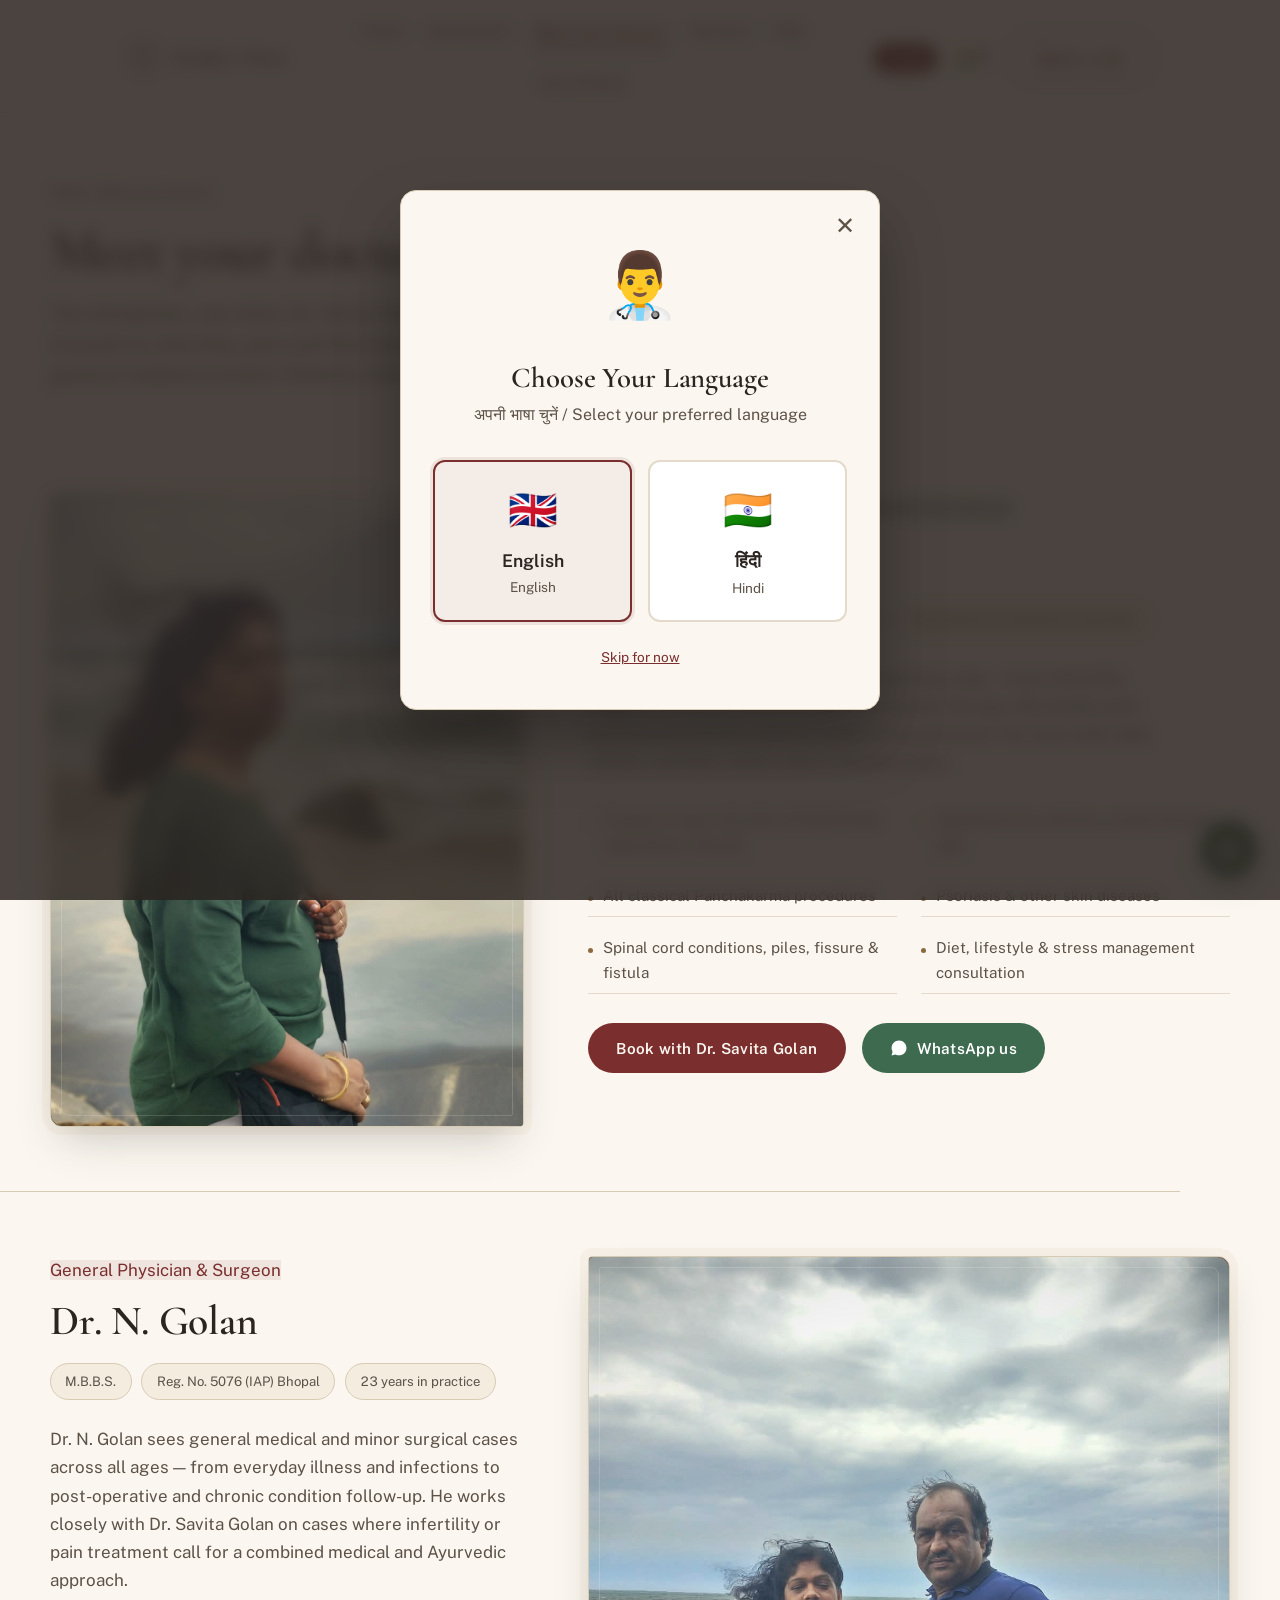
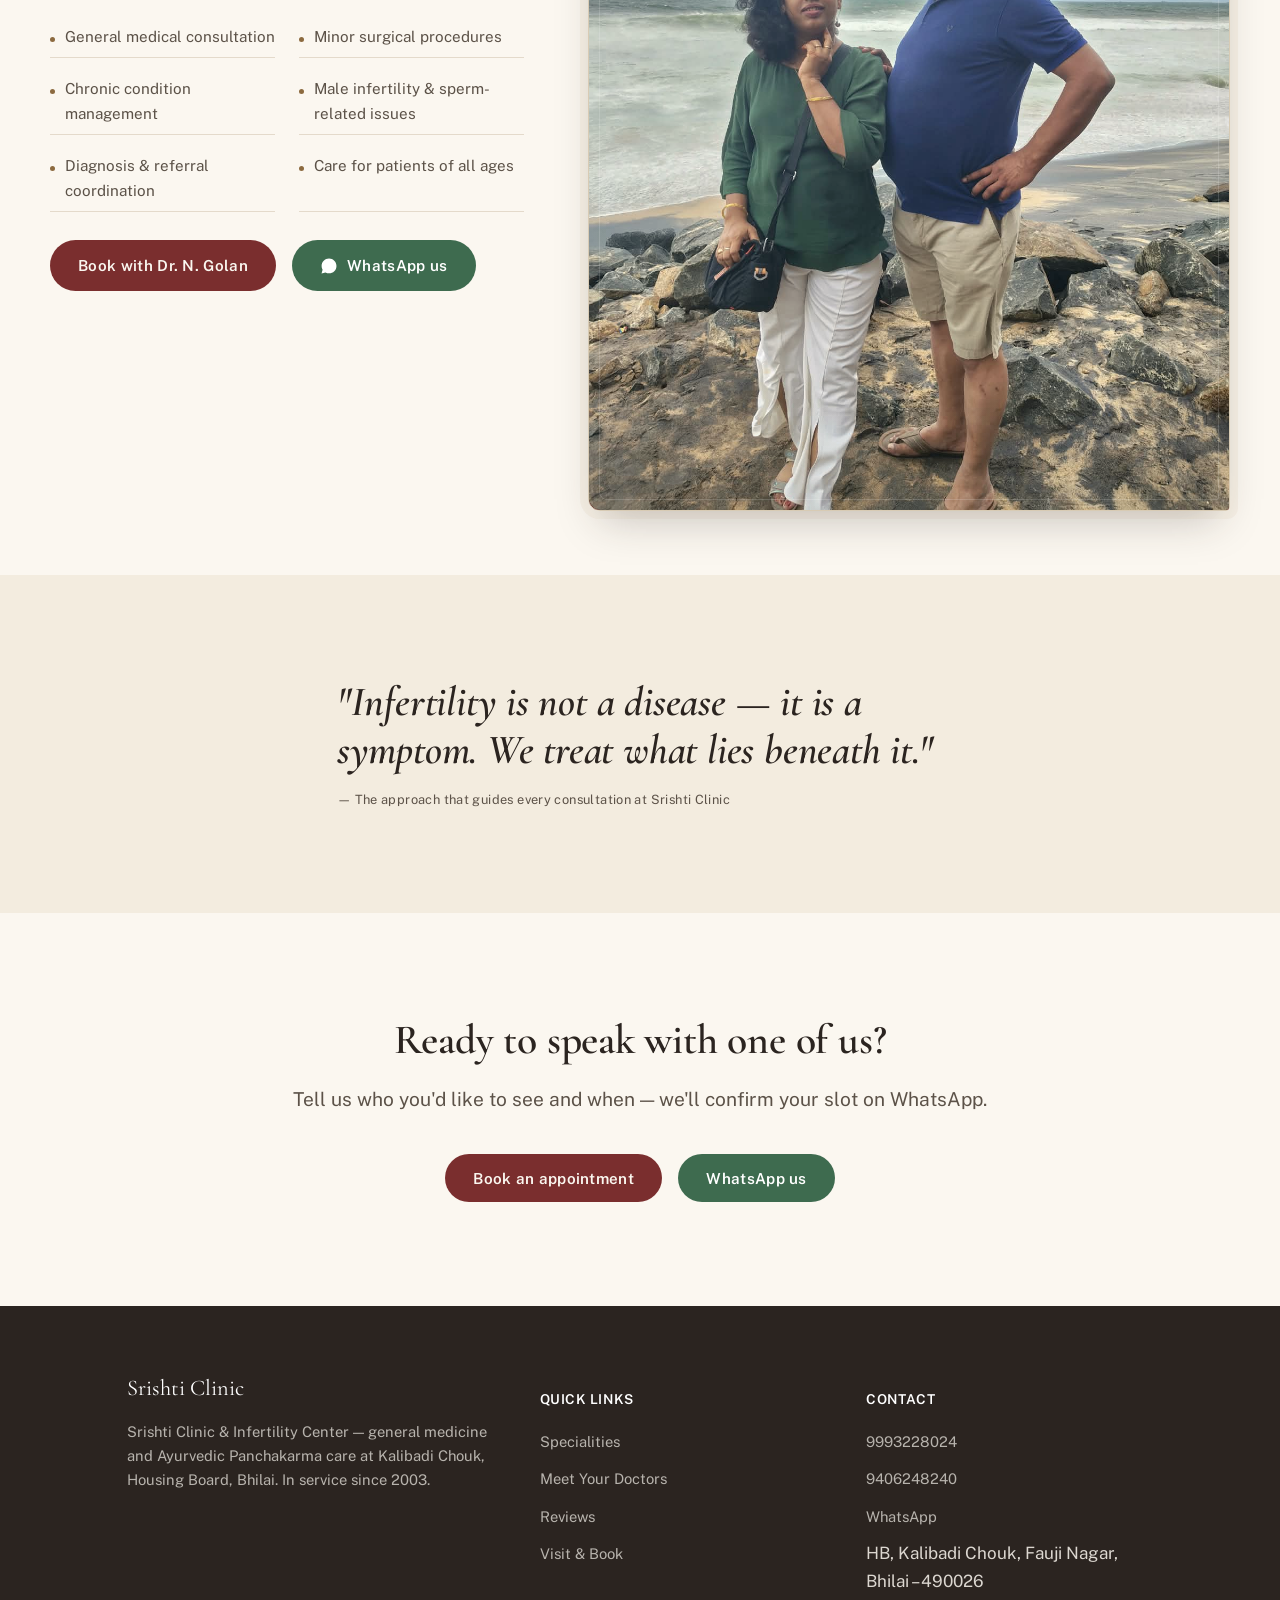
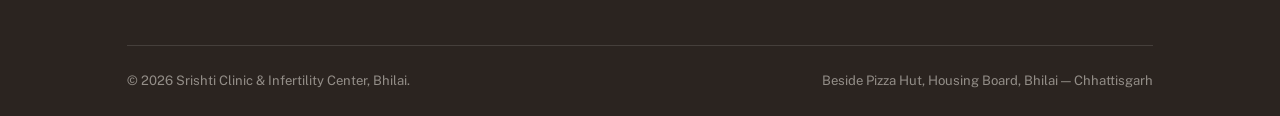
<file: doctors.html>
<!DOCTYPE html>
<html lang="en">
<head>
<meta charset="UTF-8">
<meta name="viewport" content="width=device-width, initial-scale=1.0">
<title>Meet Your Doctors — Srishti Clinic, Bhilai</title>
<meta name="description" content="Meet Dr. Savita Golan (BAMS, Ayurved, Panchakarma & Agnikarma Practitioner) and Dr. N. Golan (MBBS, General Physician & Surgeon) of Srishti Clinic, Kalibadi Chouk, Bhilai.">
<link rel="preconnect" href="https://fonts.googleapis.com">
<link rel="preconnect" href="https://fonts.gstatic.com" crossorigin>
<link href="https://fonts.googleapis.com/css2?family=Cormorant+Garamond:ital,wght@0,500;0,600;0,700;1,500&family=Public+Sans:wght@400;500;600;700&display=swap" rel="stylesheet">
<link rel="stylesheet" href="style.css">
</head>
<body>

<!-- LANGUAGE SELECTION DIALOG -->
<div class="lang-dialog-overlay" id="langDialog" style="display:none;">
  <div class="lang-dialog">
    <button class="dialog-close" id="dialogClose" aria-label="Close">✕</button>
    <div class="dialog-emoji">👨‍⚕️</div>
    <h2 data-translate="dialog-title">Choose Your Language</h2>
    <p class="dialog-subtitle" data-translate="dialog-subtitle">अपनी भाषा चुनें / Select your preferred language</p>
    <div class="lang-options">
      <button class="lang-option" data-lang-select="en">
        <span class="lang-emoji">🇬🇧</span>
        <span class="lang-name">English</span>
        <span class="lang-native">English</span>
      </button>
      <button class="lang-option" data-lang-select="hi">
        <span class="lang-emoji">🇮🇳</span>
        <span class="lang-name">हिंदी</span>
        <span class="lang-native">Hindi</span>
      </button>
    </div>
    <div class="dialog-footer">
      <button id="dialogSkip" data-translate="dialog-skip">Skip for now</button>
    </div>
  </div>
</div>

<header class="site-header" id="siteHeader">
  <div class="nav-row">
    <a href="index.html" class="brand">
      <svg class="brand-mark" viewBox="0 0 40 40" fill="none" xmlns="http://www.w3.org/2000/svg" aria-hidden="true">
        <circle cx="20" cy="20" r="19" stroke="#7A2E2E" stroke-width="1.4"/>
        <path d="M20 10v20M14 15c2 2 4 2 6 0s4-2 6 0M14 25c2-2 4-2 6 0s4 2 6 0" stroke="#7A2E2E" stroke-width="1.3" stroke-linecap="round"/>
        <circle cx="20" cy="12" r="1.6" fill="#8C6A3F"/>
      </svg>
      <span class="brand-text">Srishti <span>Clinic</span></span>
    </a>
    <nav class="main-nav" id="mainNav">
      <a href="index.html" data-translate="nav-home">Home</a>
      <a href="index.html#specialities" data-translate="nav-specialities">Specialities</a>
      <a href="doctors.html" class="active" data-translate="nav-doctors">Meet Your Doctors</a>
      <a href="index.html#reviews" data-translate="nav-reviews">Reviews</a>
      <a href="index.html#faq" data-translate="nav-faq">FAQ</a>
      <a href="contact.html" data-translate="nav-visit">Visit &amp; Book</a>
    </nav>
    <div class="nav-cta">
      <div class="lang-toggle">
        <button class="lang-btn active" data-lang="en" aria-label="English">🇬🇧 EN</button>
        <button class="lang-btn" data-lang="hi" aria-label="हिंदी">🇮🇳 हिं</button>
      </div>
      <a href="contact.html" class="btn btn-secondary" data-translate="book-visit">Book a visit</a>
      <button class="nav-toggle" id="navToggle" aria-label="Toggle menu" aria-expanded="false" aria-controls="mainNav">
        <svg viewBox="0 0 24 24" fill="none" stroke="currentColor" stroke-width="1.8"><path d="M3 6h18M3 12h18M3 18h18" stroke-linecap="round"/></svg>
      </button>
    </div>
  </div>
</header>

<main>
  <section class="container page-hero">
    <div class="breadcrumb"><a href="index.html" data-translate="nav-home">Home</a> / <span data-translate="meet-doctors-page">Meet your doctors</span></div>
    <h1 data-translate="meet-doctors-title">Meet your doctors</h1>
    <p class="lede" data-translate="doctors-lede">Two disciplines, one clinic. Dr. Savita Golan leads with classical Ayurvedic training focused on infertility, pain and Panchakarma; Dr. N. Golan brings 23 years of general medical practice. Patients often see both, one visit apart.</p>
  </section>

  <!-- DR SAVITA GOLAN -->
  <section class="container profile-block">
    <div class="profile-photo ph-sage profile-photo-placeholder">
      <img src="assets/doctors/dr_savita_golan.jpeg" alt="Portrait of Dr. Savita Golan" style="width:100%;height:100%;object-fit:cover;">
    </div>
    <div>
      <span class="tag tag-sage" data-translate="lead-doctor">Lead Doctor · Panchakarma &amp; Agnikarma Practitioner</span>
      <h2 style="margin-top:0.9rem;">Dr. Savita Golan</h2>
      <div class="profile-credentials">
        <span class="cred-chip">B.A.M.S. (Ayurved)</span>
        <span class="cred-chip">Reg. No. 09172 C.G.</span>
        <span class="cred-chip" data-translate="panchakarma-specialist">Panchakarma &amp; Agnikarma specialist</span>
      </div>
      <p style="color:var(--color-ink-soft); max-width:60ch;" data-translate="savita-desc">Dr. Savita Golan treats through classical Ayurveda — from infertility support to instant, effective Agnikarma pain therapy. She builds each protocol around the patient's prakriti (constitution), the Ayurvedic daily rhythm, and diet, rather than a standard chart.</p>
      <ul class="focus-list">
        <li data-translate="savita-focus1">Female &amp; male infertility (PCOD/PCOS, tubal block, fibroid)</li>
        <li data-translate="savita-focus2">Agnikarma for arthritis, sciatica &amp; joint pain</li>
        <li data-translate="savita-focus3">All classical Panchakarma procedures</li>
        <li data-translate="savita-focus4">Psoriasis &amp; other skin diseases</li>
        <li data-translate="savita-focus5">Spinal cord conditions, piles, fissure &amp; fistula</li>
        <li data-translate="savita-focus6">Diet, lifestyle &amp; stress management consultation</li>
      </ul>
      <div class="hero-actions" style="margin-top:1.8rem;">
        <a href="contact.html" class="btn btn-primary"><span data-translate="book-savita">Book with Dr. Savita Golan</span></a>
        <a href="https://wa.me/919993228024?text=Namaste%2C%20I%27d%20like%20to%20book%20an%20appointment%20with%20Dr.%20Savita%20Golan." target="_blank" rel="noopener" class="btn btn-whatsapp">
          <svg viewBox="0 0 24 24" fill="currentColor" style="width:18px;height:18px;"><path d="M12.04 2C6.58 2 2.13 6.45 2.13 11.91c0 1.75.46 3.45 1.32 4.95L2.05 22l5.25-1.38a9.9 9.9 0 004.74 1.2h.01c5.46 0 9.91-4.45 9.91-9.91C21.96 6.45 17.5 2 12.04 2z"/></svg>
          <span data-translate="whatsapp-btn">WhatsApp</span>
        </a>
      </div>
    </div>
  </section>

  <hr class="rule container" style="max-width:1180px;">

  <!-- DR N. GOLAN -->
  <section class="container profile-block">
    <div class="profile-photo ph-maroon profile-photo-placeholder" style="order:2;">
      <img src="assets/doctors/dr_narendra_golan.jpeg" alt="Portrait of Dr. N. Golan" style="width:100%;height:100%;object-fit:cover;">
    </div>
    <div style="order:1;">
      <span class="tag tag-maroon" data-translate="general-physician">General Physician &amp; Surgeon</span>
      <h2 style="margin-top:0.9rem;">Dr. N. Golan</h2>
      <div class="profile-credentials">
        <span class="cred-chip">M.B.B.S.</span>
        <span class="cred-chip">Reg. No. 5076 (IAP) Bhopal</span>
        <span class="cred-chip numeral" data-translate="years-practice">23 years in practice</span>
      </div>
      <p style="color:var(--color-ink-soft); max-width:60ch;" data-translate="narendra-desc">Dr. N. Golan sees general medical and minor surgical cases across all ages — from everyday illness and infections to post-operative and chronic condition follow-up. He works closely with Dr. Savita Golan on cases where infertility or pain treatment call for a combined medical and Ayurvedic approach.</p>
      <ul class="focus-list">
        <li data-translate="narendra-focus1">General medical consultation</li>
        <li data-translate="narendra-focus2">Minor surgical procedures</li>
        <li data-translate="narendra-focus3">Chronic condition management</li>
        <li data-translate="narendra-focus4">Male infertility &amp; sperm-related issues</li>
        <li data-translate="narendra-focus5">Diagnosis &amp; referral coordination</li>
        <li data-translate="narendra-focus6">Care for patients of all ages</li>
      </ul>
      <div class="hero-actions" style="margin-top:1.8rem;">
        <a href="contact.html" class="btn btn-primary"><span data-translate="book-narendra">Book with Dr. N. Golan</span></a>
        <a href="https://wa.me/919993228024?text=Namaste%2C%20I%27d%20like%20to%20book%20an%20appointment%20with%20Dr.%20N.%20Golan." target="_blank" rel="noopener" class="btn btn-whatsapp">
          <svg viewBox="0 0 24 24" fill="currentColor" style="width:18px;height:18px;"><path d="M12.04 2C6.58 2 2.13 6.45 2.13 11.91c0 1.75.46 3.45 1.32 4.95L2.05 22l5.25-1.38a9.9 9.9 0 004.74 1.2h.01c5.46 0 9.91-4.45 9.91-9.91C21.96 6.45 17.5 2 12.04 2z"/></svg>
          <span data-translate="whatsapp-btn">WhatsApp</span>
        </a>
      </div>
    </div>
  </section>

  <!-- Philosophy -->
  <section class="band band-alt">
    <div class="container" style="max-width:760px; text-align:left;">
      <h2 style="font-style:italic;" data-translate="quote">"Infertility is not a disease — it is a symptom. We treat what lies beneath it."</h2>
      <p class="caption" style="margin-top:1rem;" data-translate="quote-attr">— The approach that guides every consultation at Srishti Clinic</p>
    </div>
  </section>

  <section class="band">
    <div class="container" style="text-align:center;">
      <h2 style="margin-bottom:1.2rem;" data-translate="ready-speak">Ready to speak with one of us?</h2>
      <p class="lede" style="margin:0 auto 2rem; text-align:center;" data-translate="ready-desc">Tell us who you'd like to see and when — we'll confirm your slot on WhatsApp.</p>
      <div class="hero-actions" style="justify-content:center;">
        <a href="contact.html" class="btn btn-primary"><span data-translate="book-btn">Book an appointment</span></a>
        <a href="https://wa.me/919993228024?text=Namaste%2C%20I%27d%20like%20to%20book%20an%20appointment%20at%20Srishti%20Clinic." target="_blank" rel="noopener" class="btn btn-whatsapp"><span data-translate="whatsapp-btn">WhatsApp us</span></a>
      </div>
    </div>
  </section>
</main>

<a href="https://wa.me/919993228024?text=Namaste%2C%20I%27d%20like%20to%20know%20more%20about%20Srishti%20Clinic." target="_blank" rel="noopener" class="wa-float" aria-label="Chat on WhatsApp">
  <svg viewBox="0 0 24 24" fill="#fff"><path d="M12.04 2C6.58 2 2.13 6.45 2.13 11.91c0 1.75.46 3.45 1.32 4.95L2.05 22l5.25-1.38a9.9 9.9 0 004.74 1.2h.01c5.46 0 9.91-4.45 9.91-9.91C21.96 6.45 17.5 2 12.04 2zm0 18.08h-.01a8.2 8.2 0 01-4.19-1.15l-.3-.18-3.12.82.83-3.04-.2-.31a8.17 8.17 0 01-1.26-4.4c0-4.52 3.68-8.2 8.2-8.2 2.19 0 4.25.85 5.8 2.4a8.14 8.14 0 012.4 5.8c0 4.52-3.68 8.2-8.15 8.26zm4.5-6.15c-.25-.12-1.46-.72-1.68-.8-.23-.08-.39-.12-.56.12-.16.25-.64.8-.78.97-.15.16-.29.18-.54.06-.25-.13-1.05-.39-2-1.23-.74-.66-1.24-1.48-1.39-1.73-.14-.25-.02-.38.11-.5.11-.11.25-.29.37-.44.12-.14.16-.25.25-.41.08-.17.04-.31-.02-.44-.06-.12-.56-1.35-.77-1.85-.2-.48-.41-.42-.56-.43h-.48c-.16 0-.43.06-.66.31-.23.25-.86.85-.86 2.07 0 1.22.89 2.4 1.01 2.57.12.16 1.75 2.67 4.24 3.74.59.26 1.05.41 1.41.52.59.19 1.13.16 1.56.1.48-.07 1.46-.6 1.66-1.17.21-.58.21-1.08.15-1.18-.07-.11-.23-.17-.48-.29z"/></svg>
</a>

<footer class="site-footer">
  <div class="container">
    <div class="footer-grid">
      <div>
        <div class="footer-brand">Srishti Clinic</div>
        <p data-translate="footer-desc">Srishti Clinic &amp; Infertility Center — general medicine and Ayurvedic Panchakarma care at Kalibadi Chouk, Housing Board, Bhilai. In service since 2003.</p>
      </div>
      <div>
        <h4 data-translate="quick-links">QUICK LINKS</h4>
        <ul>
          <li><a href="index.html#specialities" data-translate="nav-specialities">Specialities</a></li>
          <li><a href="doctors.html" data-translate="nav-doctors">Meet your doctors</a></li>
          <li><a href="index.html#reviews" data-translate="nav-reviews">Patient reviews</a></li>
          <li><a href="contact.html" data-translate="nav-visit">Visit &amp; book</a></li>
        </ul>
      </div>
      <div>
        <h4 data-translate="contact-title">CONTACT</h4>
        <ul>
          <li><a href="tel:+919993228024">9993228024</a></li>
          <li><a href="tel:+919406248240">9406248240</a></li>
          <li><a href="https://wa.me/919993228024" target="_blank" rel="noopener">WhatsApp</a></li>
          <li>HB, Kalibadi Chouk, Fauji Nagar, Bhilai – 490026</li>
        </ul>
      </div>
    </div>
    <div class="footer-bottom">
      <span>© 2026 Srishti Clinic &amp; Infertility Center, Bhilai.</span>
      <span>Beside Pizza Hut, Housing Board, Bhilai — Chhattisgarh</span>
    </div>
  </div>
</footer>

<script src="script.js"></script>
</body>
</html>
</file>
<file: style.css>
/* ==========================================================================
   SRISHTI CLINIC & INFERTILITY CENTER — Design Tokens & Base Styles
   ========================================================================== */

:root {
  --color-bg:          #FBF7F0;
  --color-bg-alt:      #F3ECDF;
  --color-surface:     #FFFFFF;
  --color-ink:         #2B2420;
  --color-ink-soft:     #5C5248;
  --color-maroon:       #7A2E2E;
  --color-maroon-dark:  #5E2222;
  --color-brass:        #8C6A3F;
  --color-brass-light:  #C9A876;
  --color-sage:         #57634F;
  --color-sage-light:   #DCE3D6;
  --color-line:         #E4DACB;
  --color-line-dark:    #D8CBB4;

  --font-display: 'Cormorant Garamond', 'Georgia', serif;
  --font-body:    'Public Sans', -apple-system, 'Segoe UI', sans-serif;

  --h1-size: 3.6rem;   --h1-lh: 1.08; --h1-track: -0.01em; --h1-weight: 600;
  --h2-size: 2.6rem;   --h2-lh: 1.15; --h2-track: -0.005em; --h2-weight: 600;
  --h3-size: 1.5rem;   --h3-lh: 1.3;  --h3-track: 0;       --h3-weight: 600;
  --body-size: 1.0625rem; --body-lh: 1.65; --body-weight: 400;
  --small-size: 0.9rem;   --small-lh: 1.5;
  --caption-size: 0.8rem; --caption-lh: 1.4; --caption-track: 0.03em;
  --cta-size: 0.95rem; --cta-track: 0.02em; --cta-weight: 600;

  --space-1: 0.5rem;
  --space-2: 1rem;
  --space-3: 1.5rem;
  --space-4: 2.5rem;
  --space-5: 4rem;
  --space-6: 6.5rem;
  --container-pad: 6vw;
  --radius-card: 4px;
  --radius-pill: 999px;
}

@media (max-width: 720px) {
  :root {
    --h1-size: 2.15rem;  --h1-lh: 1.18;
    --h2-size: 1.7rem; --h2-lh: 1.22;
    --h3-size: 1.2rem;
    --body-size: 1rem;
    --space-5: 2.75rem;
    --space-6: 3.5rem;
    --container-pad: 5.5vw;
  }
}
@media (max-width: 400px) {
  :root {
    --h1-size: 1.9rem; --h1-lh: 1.2;
    --h2-size: 1.55rem;
  }
}

/* ==========================================================================
   GLOBAL OVERFLOW SAFETY
   --------------------------------------------------------------------------
   Root cause of the reported mobile bug: nothing constrained inline
   elements (like the typewriter span, or long untranslated hero copy) from
   forcing the layout wider than the viewport. Once ANY element overflows,
   the whole page gains horizontal scroll — which is what made the hero
   image look "cut off" (it wasn't clipped, the viewport had shifted).
   html/body get a hard clamp, and text-bearing elements get safe wrapping.
   ========================================================================== */
html, body { max-width: 100%; overflow-x: hidden; }

* { box-sizing: border-box; }
html { scroll-behavior: smooth; }
body {
  margin: 0;
  background: var(--color-bg);
  color: var(--color-ink);
  font-family: var(--font-body);
  font-size: var(--body-size);
  line-height: var(--body-lh);
  font-weight: var(--body-weight);
  -webkit-font-smoothing: antialiased;
}
img { max-width: 100%; display: block; }
a { color: inherit; text-decoration: none; }
ul { margin: 0; padding: 0; list-style: none; }
h1, h2, h3, p {
  margin: 0;
  overflow-wrap: break-word;
  word-break: break-word;
}
button { font-family: inherit; cursor: pointer; }

.numeral { font-variant-numeric: lining-nums tabular-nums; }

:focus-visible {
  outline: 2px solid var(--color-maroon);
  outline-offset: 3px;
}

@media (prefers-reduced-motion: reduce) {
  *, *::before, *::after { animation-duration: 0.001ms !important; transition-duration: 0.001ms !important; }
  html { scroll-behavior: auto; }
}

h1 {
  font-family: var(--font-display);
  font-size: var(--h1-size); line-height: var(--h1-lh);
  letter-spacing: var(--h1-track); font-weight: var(--h1-weight);
}
h2 {
  font-family: var(--font-display);
  font-size: var(--h2-size); line-height: var(--h2-lh);
  letter-spacing: var(--h2-track); font-weight: var(--h2-weight);
}
h3 {
  font-family: var(--font-display);
  font-size: var(--h3-size); line-height: var(--h3-lh);
  letter-spacing: var(--h3-track); font-weight: var(--h3-weight);
}
.caption {
  font-size: var(--caption-size); line-height: var(--caption-lh);
  letter-spacing: var(--caption-track); color: var(--color-ink-soft);
}
p.lede { font-size: 1.2rem; line-height: 1.6; color: var(--color-ink-soft); max-width: 62ch; }
@media (max-width: 720px) { p.lede { font-size: 1.05rem; } }

.container { max-width: 1180px; margin: 0 auto; padding: 0 var(--container-pad); width: 100%; }
.band { padding: var(--space-6) 0; }
.band-alt { background: var(--color-bg-alt); }
.rule {
  border: none; height: 1px; background: var(--color-line-dark);
  margin: 0;
}

/* ---- Language Toggle ---- */
.lang-toggle {
  display: flex;
  gap: 0.4rem;
  align-items: center;
  flex: 0 0 auto;
}
.lang-btn {
  flex: 0 0 auto;
  white-space: nowrap;
  padding: 0.35rem 0.7rem;
  border-radius: var(--radius-pill);
  border: 1px solid var(--color-line-dark);
  background: transparent;
  font-size: 0.8rem;
  font-weight: 600;
  cursor: pointer;
  transition: all 0.2s ease;
  color: var(--color-ink-soft);
  letter-spacing: 0.03em;
}
.lang-btn.active {
  background: var(--color-maroon);
  color: #fff;
  border-color: var(--color-maroon);
  box-shadow: 0 2px 8px rgba(122,46,46,0.3);
}
.lang-btn:hover:not(.active) {
  border-color: var(--color-maroon);
  color: var(--color-maroon);
  transform: translateY(-1px);
}

/* ---- Buttons ---- */
.btn {
  display: inline-flex; align-items: center; gap: 0.55rem;
  padding: 0.95rem 1.7rem;
  font-size: var(--cta-size); letter-spacing: var(--cta-track); font-weight: var(--cta-weight);
  border-radius: var(--radius-pill);
  border: 1px solid transparent;
  transition: all 0.3s cubic-bezier(0.4, 0, 0.2, 1);
  line-height: 1;
  position: relative;
  overflow: hidden;
  white-space: nowrap;
  flex: 0 0 auto;
}
.btn::after {
  content: '';
  position: absolute;
  top: 50%; left: 50%;
  width: 0; height: 0;
  border-radius: 50%;
  background: rgba(255,255,255,0.25);
  transition: width 0.6s, height 0.6s, top 0.6s, left 0.6s;
  transform: translate(-50%, -50%);
}
.btn:hover { transform: translateY(-2px); box-shadow: 0 6px 16px rgba(43,36,32,0.15); }
.btn:hover::after { width: 300px; height: 300px; }
.btn:active { transform: scale(0.96); }
.btn-primary { background: var(--color-maroon); color: #FBF7F0; }
.btn-primary:hover { background: var(--color-maroon-dark); box-shadow: 0 8px 20px rgba(122,46,46,0.35); }
.btn-secondary { background: transparent; color: var(--color-maroon); border-color: var(--color-maroon); }
.btn-secondary:hover { background: rgba(122,46,46,0.06); box-shadow: 0 8px 20px rgba(122,46,46,0.15); }
.btn-whatsapp { background: #3E6B4F; color: #fff; }
.btn-whatsapp:hover { background: #325A41; box-shadow: 0 8px 20px rgba(62,107,79,0.35); }
.btn svg { width: 18px; height: 18px; flex-shrink: 0; }

/* ---- Typewriter ---- */
.typewriter-cursor {
  display: inline-block;
  width: 2px;
  height: 1em;
  background: var(--color-maroon);
  margin-left: 2px;
  animation: blink 0.7s infinite;
  vertical-align: text-bottom;
}
@keyframes blink {
  0%, 100% { opacity: 1; }
  50% { opacity: 0; }
}
#typewriter { display: inline; overflow-wrap: break-word; word-break: break-word; }

/* ==========================================================================
   HEADER / NAV
   ========================================================================== */

header.site-header {
  position: sticky; top: 0; z-index: 40;
  background: rgba(251,247,240,0.95);
  backdrop-filter: blur(10px);
  border-bottom: 1px solid var(--color-line);
  transition: box-shadow 0.3s ease;
}
header.site-header.scrolled {
  box-shadow: 0 4px 20px rgba(43,36,32,0.1);
}

.nav-row {
  display: flex;
  align-items: center;
  justify-content: space-between;
  gap: 1.25rem;
  padding: 1.1rem var(--container-pad);
  max-width: 1180px;
  margin: 0 auto;
  box-sizing: border-box;
}

.brand {
  display: flex;
  align-items: center;
  gap: 0.7rem;
  flex: 0 0 auto;
  min-width: 0;
  transition: transform 0.2s ease;
}
.brand:hover { transform: scale(1.02); }
.brand-mark { width: 34px; height: 34px; flex-shrink: 0; }
.brand-text {
  font-family: var(--font-display); font-weight: 600; font-size: 1.35rem;
  color: var(--color-ink); letter-spacing: 0.01em;
  white-space: nowrap;
  overflow: hidden;
  text-overflow: ellipsis;
}
.brand-text span { color: var(--color-maroon); }

nav.main-nav {
  display: flex;
  align-items: center;
  justify-content: center;
  flex: 1 1 auto;
  min-width: 0;
  gap: clamp(0.9rem, 1.8vw, var(--space-4));
  flex-wrap: wrap;
}
nav.main-nav a {
  font-size: 0.95rem; color: var(--color-ink-soft);
  padding-bottom: 3px; border-bottom: 1px solid transparent;
  transition: all 0.2s ease;
  position: relative;
  white-space: nowrap;
  flex: 0 0 auto;
}
nav.main-nav a::after {
  content: '';
  position: absolute;
  bottom: -2px; left: 0;
  width: 0; height: 2px;
  background: var(--color-maroon);
  transition: width 0.3s ease;
}
nav.main-nav a:hover, nav.main-nav a.active { color: var(--color-maroon); }
nav.main-nav a:hover::after, nav.main-nav a.active::after { width: 100%; }

.nav-cta {
  display: flex;
  align-items: center;
  gap: 0.75rem;
  flex: 0 0 auto;
}

.nav-toggle { display: none; }

@media (max-width: 1080px) and (min-width: 861px) {
  nav.main-nav { gap: 0.85rem; }
  nav.main-nav a { font-size: 0.88rem; }
  .btn { padding: 0.8rem 1.2rem; }
}

@media (max-width: 860px) {
  .nav-row { flex-wrap: nowrap; }

  nav.main-nav {
    position: fixed;
    top: 64px; right: 0; bottom: 0;
    width: min(86vw, 340px);
    left: auto;
    background: var(--color-bg);
    flex-direction: column;
    align-items: stretch;
    justify-content: flex-start;
    flex-wrap: nowrap;
    gap: 0;
    padding: var(--space-3) 0;
    margin: 0;
    box-sizing: border-box;
    transform: translateX(100%);
    transition: transform 0.3s cubic-bezier(0.4, 0, 0.2, 1);
    overflow-y: auto;
    box-shadow: -4px 0 24px rgba(43,36,32,0.14);
    z-index: 999;
  }
  nav.main-nav.open { transform: translateX(0); }

  nav.main-nav a {
    display: block;
    width: 100%;
    box-sizing: border-box;
    font-size: 1.05rem;
    padding: 0.95rem 1.5rem;
    border-bottom: 1px solid var(--color-line);
    white-space: normal;
  }
  nav.main-nav a::after { display: none; }
  nav.main-nav a:last-child { border-bottom: none; }
  nav.main-nav a:hover, nav.main-nav a.active {
    background: var(--color-bg-alt);
    color: var(--color-maroon);
  }

  .nav-toggle {
    display: inline-flex; align-items: center; justify-content: center;
    width: 42px; height: 42px;
    background: none; border: none; padding: 0.4rem;
    position: relative; z-index: 1001;
    flex-shrink: 0;
  }
  .nav-toggle svg { width: 24px; height: 24px; }

  .nav-cta { gap: 0.5rem; }
  .nav-cta .btn-secondary { display: none; }
  .lang-btn { padding: 0.3rem 0.5rem; font-size: 0.75rem; }
}

@media (max-width: 860px) {
  body.nav-open { overflow: hidden; }
  body.nav-open::after {
    content: '';
    position: fixed; inset: 64px 0 0 0;
    background: rgba(43,36,32,0.35);
    z-index: 998;
  }
}

@media (max-width: 480px) {
  .nav-row { padding: 0.85rem 4.5vw; }
  .brand-mark { width: 28px; height: 28px; }
  .brand-text { font-size: 1.05rem; }
  nav.main-nav { width: 82vw; top: 60px; }
}

/* ---- Hero ---- */
.hero {
  padding: var(--space-5) 0 var(--space-6);
  display: grid; grid-template-columns: 1.1fr 0.9fr; gap: var(--space-5);
  align-items: center;
}
@media (max-width: 900px) {
  .hero {
    grid-template-columns: 1fr;
    gap: var(--space-4);
    padding-top: var(--space-4);
  }
  .hero > * { min-width: 0; }
}

.eyebrow-line {
  display: flex; align-items: center; gap: 0.6rem;
  color: var(--color-brass); font-size: 0.92rem; margin-bottom: var(--space-3);
  animation: fadeInUp 0.8s ease;
  flex-wrap: wrap;
}
.eyebrow-line .dot { width: 6px; height: 6px; border-radius: 50%; background: var(--color-brass); flex-shrink: 0; }

.hero h1 {
  color: var(--color-ink);
  margin-bottom: var(--space-3);
  animation: fadeInUp 0.8s ease 0.2s both;
  min-height: 1.2em;
}
.hero h1 em { font-style: italic; color: var(--color-maroon); }
.hero-actions { display: flex; flex-wrap: wrap; gap: 1rem; margin-top: var(--space-4); animation: fadeInUp 0.8s ease 0.4s both; }
.hero-stats { display: flex; gap: var(--space-4); margin-top: var(--space-4); flex-wrap: wrap; animation: fadeInUp 0.8s ease 0.6s both; }
.hero-stat .num { font-family: var(--font-display); font-size: 2.1rem; color: var(--color-maroon); font-weight: 600; }
.hero-stat .lbl { font-size: 0.85rem; color: var(--color-ink-soft); }

@keyframes fadeInUp {
  from { opacity: 0; transform: translateY(20px); }
  to { opacity: 1; transform: translateY(0); }
}

/* ---- Hero visual ---- */
.hero-visual {
  position: relative; border-radius: var(--radius-card);
  overflow: hidden;
  isolation: isolate;
  contain: layout paint;
  border: 1px solid var(--color-line-dark);
  box-shadow: 0 24px 48px -24px rgba(43,36,32,0.28);
  animation: fadeInUp 0.8s ease 0.3s both;
  width: 100%;
}
.hero-visual img {
  width: 100%; height: 100%; object-fit: cover; aspect-ratio: 4/5;
  filter: sepia(0.18) contrast(1.06) brightness(0.97) saturate(1.05);
  transition: filter 1s ease, transform 1s ease;
}
@media (max-width: 900px) {
  .hero-visual img { aspect-ratio: 16/11; }
}
.hero-visual:hover img {
  transform: scale(1.03);
  filter: sepia(0.1) contrast(1.08) brightness(1) saturate(1.1);
}

.hero-visual .evap-overlay {
  position: absolute;
  top: 0; left: 0; right: 0; bottom: 0;
  background: linear-gradient(135deg,
    rgba(43,36,32,0.3) 0%,
    rgba(122,46,46,0.2) 25%,
    rgba(43,36,32,0.35) 50%,
    rgba(87,99,79,0.25) 75%,
    rgba(43,36,32,0.3) 100%);
  opacity: 0;
  transition: opacity 1.2s ease;
  pointer-events: none;
  z-index: 1;
}
.hero-visual .evap-overlay.active {
  opacity: 0.55;
  animation: evaporate 3s ease-in-out infinite;
}

@keyframes evaporate {
  0%, 100% {
    background: linear-gradient(135deg,
      rgba(43,36,32,0.12) 0%,
      rgba(122,46,46,0.08) 25%,
      rgba(43,36,32,0.14) 50%,
      rgba(87,99,79,0.08) 75%,
      rgba(43,36,32,0.12) 100%);
  }
  50% {
    background: linear-gradient(135deg,
      rgba(43,36,32,0.3) 0%,
      rgba(122,46,46,0.22) 25%,
      rgba(43,36,32,0.32) 50%,
      rgba(87,99,79,0.22) 75%,
      rgba(43,36,32,0.3) 100%);
  }
}

.evap-particle {
  position: absolute;
  width: 4px;
  height: 4px;
  background: rgba(201,168,118,0.6);
  border-radius: 50%;
  pointer-events: none;
  z-index: 2;
  will-change: transform, opacity;
  animation: float-up 3s ease-out infinite;
}
@keyframes float-up {
  0% { transform: translateY(0) scale(1); opacity: 0.8; }
  100% { transform: translateY(-100px) scale(0); opacity: 0; }
}

.hero-badge {
  position: absolute; bottom: var(--space-2); left: var(--space-2); right: var(--space-2);
  background: rgba(251,247,240,0.94); backdrop-filter: blur(6px);
  border-radius: var(--radius-card); padding: 0.9rem 1.1rem;
  display: flex; align-items: center; gap: 0.8rem;
  border: 1px solid var(--color-line);
  z-index: 3;
  transition: transform 0.3s ease;
  flex-wrap: wrap;
}
.hero-visual:hover .hero-badge { transform: translateY(-4px); }
.hero-badge .stars { color: var(--color-brass); font-size: 0.95rem; letter-spacing: 1px; }
.hero-badge .txt { font-size: 0.82rem; color: var(--color-ink-soft); }
.hero-badge strong { color: var(--color-ink); font-weight: 600; }

/* ---- Section heading ---- */
.section-head { max-width: 640px; margin-bottom: var(--space-4); }
.section-head .caption { color: var(--color-brass); margin-bottom: 0.6rem; display: block; }
.section-head h2 { color: var(--color-ink); }
.section-head p { color: var(--color-ink-soft); margin-top: 0.9rem; }

/* ---- Speciality rail ---- */
.spec-rail {
  display: grid; grid-template-columns: repeat(4, 1fr); gap: 1px;
  background: var(--color-line-dark); border: 1px solid var(--color-line-dark);
  border-radius: var(--radius-card); overflow: hidden;
}
@media (max-width: 900px) { .spec-rail { grid-template-columns: repeat(2, 1fr); } }
@media (max-width: 540px) { .spec-rail { grid-template-columns: 1fr; } }
.spec-item {
  background: var(--color-surface); padding: var(--space-3) var(--space-3);
  display: flex; flex-direction: column; gap: 0.6rem; min-height: 168px;
  transition: all 0.4s cubic-bezier(0.4, 0, 0.2, 1);
  cursor: pointer;
  position: relative;
  overflow: hidden;
}
.spec-item::before {
  content: '';
  position: absolute;
  top: 0; left: 0; right: 0;
  height: 3px;
  background: var(--color-maroon);
  transform: scaleX(0);
  transition: transform 0.4s ease;
}
.spec-item:hover {
  transform: translateY(-4px);
  box-shadow: 0 12px 32px rgba(43,36,32,0.15);
  background: linear-gradient(135deg, #FFFFFF 0%, #FBF7F0 100%);
  z-index: 1;
}
.spec-item:hover::before { transform: scaleX(1); }
.spec-item .num { font-family: var(--font-display); color: var(--color-line-dark); font-size: 1.3rem; transition: color 0.3s ease; }
.spec-item:hover .num { color: var(--color-brass); }
.spec-item h3 { font-size: 1.15rem; color: var(--color-ink); }
.spec-item p { font-size: 0.9rem; color: var(--color-ink-soft); }

/* ---- Doctor duo strip ---- */
.doctor-strip {
  display: grid; grid-template-columns: 1fr 1fr; gap: var(--space-4);
}
@media (max-width: 760px) { .doctor-strip { grid-template-columns: 1fr; } }
.doctor-card {
  background: var(--color-surface); border: 1px solid var(--color-line);
  border-radius: var(--radius-card); padding: var(--space-4);
  display: flex; flex-direction: column; gap: 0.9rem;
  transition: all 0.4s cubic-bezier(0.4, 0, 0.2, 1);
  position: relative;
  overflow: hidden;
}
.doctor-card::after {
  content: '';
  position: absolute;
  bottom: 0; left: 0; right: 0;
  height: 3px;
  background: linear-gradient(90deg, var(--color-maroon), var(--color-brass));
  transform: scaleX(0);
  transition: transform 0.4s ease;
}
.doctor-card:hover {
  transform: translateY(-4px);
  box-shadow: 0 16px 40px rgba(43,36,32,0.15);
}
.doctor-card:hover::after { transform: scaleX(1); }
.doctor-card .tag {
  display: inline-flex; width: fit-content; padding: 0.3rem 0.75rem;
  border-radius: var(--radius-pill); font-size: 0.78rem; letter-spacing: 0.02em;
}
.tag-maroon { background: rgba(122,46,46,0.09); color: var(--color-maroon); }
.tag-sage { background: var(--color-sage-light); color: var(--color-sage); }
.doctor-card h3 { color: var(--color-ink); }
.doctor-card .cred { color: var(--color-ink-soft); font-size: 0.9rem; }
.doctor-card .reg { color: var(--color-ink-soft); font-size: 0.8rem; font-style: italic; }
.doctor-card img {
  border-radius: var(--radius-card);
  filter: sepia(0.12) contrast(1.04) brightness(0.99);
  transition: filter 0.4s ease, transform 0.4s ease;
}
.doctor-card:hover img { filter: sepia(0.05) contrast(1.05) brightness(1.01); }

/* ---- Timings + booking widget ---- */
.timing-panel {
  background: var(--color-ink); color: var(--color-bg);
  border-radius: var(--radius-card); padding: var(--space-4);
  position: relative;
  overflow: hidden;
}
.timing-panel::before {
  content: '';
  position: absolute;
  top: -50%; right: -50%;
  width: 200%; height: 200%;
  background: radial-gradient(circle, rgba(201,168,118,0.1) 0%, transparent 70%);
  animation: rotate-slow 20s linear infinite;
}
@keyframes rotate-slow {
  from { transform: rotate(0deg); }
  to { transform: rotate(360deg); }
}
.timing-panel h3 { color: #fff; margin-bottom: 1rem; position: relative; z-index: 1; }

/* ---- Live open/closed status ---- */
.status-pill {
  display: inline-flex; align-items: center; gap: 0.55rem;
  padding: 0.55rem 1rem; border-radius: var(--radius-pill);
  font-size: 0.88rem; font-weight: 600; letter-spacing: 0.01em;
  margin-bottom: 1.3rem;
  transition: all 0.4s ease;
  position: relative;
  z-index: 1;
  max-width: 100%;
}
.status-pill .dot { width: 8px; height: 8px; border-radius: 50%; flex-shrink: 0; }
.status-open { background: rgba(87,99,79,0.35); color: #C9DCC0; }
.status-open .dot { background: #7FBF6E; box-shadow: 0 0 0 4px rgba(127,191,110,0.25); animation: pulse-dot 2s infinite; }
.status-closed { background: rgba(122,46,46,0.35); color: #F0C9C9; }
.status-closed .dot { background: #E08A8A; }
.status-opening { background: rgba(201,168,118,0.3); color: #E8D5B5; animation: pulse-soft 2s infinite; }
.status-opening .dot { background: #C9A876; animation: pulse-dot 2s infinite; }
.status-closing { background: rgba(201,168,118,0.25); color: #E8D5B5; }
.status-closing .dot { background: #D4A76A; animation: pulse-dot 1.5s infinite; }
.status-note { display: block; font-weight: 400; font-size: 0.8rem; color: rgba(255,255,255,0.6); margin-top: 0.15rem; }

.status-pill.on-light.status-open { background: var(--color-sage-light); color: var(--color-sage); }
.status-pill.on-light.status-open .dot { background: #4F8C3A; box-shadow: 0 0 0 4px rgba(79,140,58,0.18); }
.status-pill.on-light.status-closed { background: rgba(122,46,46,0.09); color: var(--color-maroon); }
.status-pill.on-light.status-closed .dot { background: var(--color-maroon); box-shadow: none; }
.status-pill.on-light.status-opening { background: rgba(201,168,118,0.2); color: var(--color-brass); }
.status-pill.on-light.status-opening .dot { background: #C9A876; }
.status-pill.on-light.status-closing { background: rgba(201,168,118,0.15); color: var(--color-brass); }
.status-pill.on-light.status-closing .dot { background: #D4A76A; }
.status-pill.on-light .status-note { color: var(--color-ink-soft); }

@keyframes pulse-dot {
  0%, 100% { box-shadow: 0 0 0 4px rgba(127,191,110,0.25); }
  50% { box-shadow: 0 0 0 7px rgba(127,191,110,0.12); }
}
@keyframes pulse-soft {
  0%, 100% { opacity: 1; }
  50% { opacity: 0.8; }
}
@media (prefers-reduced-motion: reduce) {
  .status-open .dot { animation: none; }
  .status-opening { animation: none; }
}

.timing-row { display: flex; justify-content: space-between; padding: 0.65rem 0; border-bottom: 1px solid rgba(255,255,255,0.12); font-size: 0.92rem; position: relative; z-index: 1; transition: background 0.3s ease; gap: 0.5rem; flex-wrap: wrap; }
.timing-row:hover { background: rgba(255,255,255,0.05); }
.timing-row:last-child { border-bottom: none; }
.timing-row .day { color: rgba(255,255,255,0.7); }
.timing-row .hrs { color: #fff; font-weight: 500; }
.timing-row.today { color: var(--color-brass-light); }
.timing-row.today .day { color: var(--color-brass-light); font-weight: 600; }
.timing-row.closed .hrs { color: rgba(255,255,255,0.45); }

/* ---- Booking form ---- */
.booking-card {
  background: var(--color-surface); border: 1px solid var(--color-line);
  border-radius: var(--radius-card); padding: var(--space-4);
  transition: box-shadow 0.3s ease;
}
.booking-card:hover { box-shadow: 0 8px 24px rgba(43,36,32,0.1); }
.field { margin-bottom: var(--space-3); }
.field label { display: block; font-size: 0.85rem; color: var(--color-ink-soft); margin-bottom: 0.4rem; }
.field input, .field select {
  width: 100%; padding: 0.75rem 0.9rem; font-size: 1rem; font-family: inherit;
  border: 1px solid var(--color-line-dark); border-radius: 4px; background: var(--color-bg);
  color: var(--color-ink);
  transition: all 0.3s ease;
}
.field input:focus, .field select:focus {
  border-color: var(--color-maroon);
  box-shadow: 0 0 0 3px rgba(122,46,46,0.1);
  outline: none;
}
.time-grid { display: grid; grid-template-columns: repeat(3, 1fr); gap: 0.6rem; }
@media (max-width: 380px) { .time-grid { grid-template-columns: repeat(2, 1fr); } }
.time-slot {
  padding: 0.6rem 0.4rem; text-align: center; font-size: 0.85rem;
  border: 1px solid var(--color-line-dark); border-radius: 4px; background: var(--color-bg);
  color: var(--color-ink-soft); transition: all 0.3s cubic-bezier(0.4, 0, 0.2, 1);
  cursor: pointer;
  position: relative;
}
.time-slot input { position: absolute; opacity: 0; pointer-events: none; }
.time-slot:hover { border-color: var(--color-brass); background: rgba(201,168,118,0.1); transform: translateY(-2px); }
.time-slot.selected, .time-slot:has(input:checked) {
  border-color: var(--color-maroon);
  background: rgba(122,46,46,0.07);
  color: var(--color-maroon);
  font-weight: 600;
  box-shadow: 0 4px 12px rgba(122,46,46,0.15);
}

/* ---- Testimonials ---- */
.review-grid { display: grid; grid-template-columns: repeat(2, 1fr); gap: var(--space-3); }
@media (max-width: 760px) { .review-grid { grid-template-columns: 1fr; } }
.review-card {
  background: var(--color-surface); border: 1px solid var(--color-line);
  border-radius: var(--radius-card); padding: var(--space-3) var(--space-3);
  transition: all 0.4s cubic-bezier(0.4, 0, 0.2, 1);
  position: relative;
}
.review-card:hover { transform: translateY(-4px); box-shadow: 0 12px 32px rgba(43,36,32,0.12); border-color: var(--color-line-dark); }
.review-stars { color: var(--color-brass); letter-spacing: 2px; font-size: 0.95rem; margin-bottom: 0.7rem; }
.review-card p { color: var(--color-ink); font-size: 1rem; margin-bottom: 0.9rem; }
.review-meta { display: flex; justify-content: space-between; align-items: center; flex-wrap: wrap; gap: 0.4rem; }
.review-name { font-weight: 600; font-size: 0.9rem; }
.review-when { font-size: 0.8rem; color: var(--color-ink-soft); }

/* ---- FAQ ---- */
.faq-item { border-bottom: 1px solid var(--color-line); }
.faq-item summary {
  padding: 1.3rem 0; cursor: pointer; list-style: none;
  display: flex; justify-content: space-between; align-items: center; gap: 1rem;
  font-family: var(--font-display); font-size: 1.15rem; color: var(--color-ink);
  transition: all 0.3s ease;
}
.faq-item summary:hover { color: var(--color-maroon); }
.faq-item summary::-webkit-details-marker { display: none; }
.faq-item summary .plus { flex-shrink: 0; font-size: 1.4rem; color: var(--color-brass); transition: transform 0.3s ease; }
.faq-item[open] summary .plus { transform: rotate(45deg); }
.faq-item .faq-a { padding: 0 0 1.4rem; color: var(--color-ink-soft); max-width: 68ch; animation: fadeIn 0.3s ease; }
@keyframes fadeIn { from { opacity: 0; } to { opacity: 1; } }

/* ---- Gallery strip ---- */
.gallery-strip { display: grid; grid-template-columns: repeat(4, 1fr); gap: var(--space-2); }
@media (max-width: 760px) { .gallery-strip { grid-template-columns: repeat(2, 1fr); } }
.gallery-strip figure {
  margin: 0; border-radius: var(--radius-card); overflow: hidden;
  border: 1px solid var(--color-line);
  transition: all 0.4s cubic-bezier(0.4, 0, 0.2, 1);
  cursor: pointer;
  position: relative;
}
.gallery-strip figure::after {
  content: '';
  position: absolute;
  inset: 0;
  background: rgba(43,36,32,0.3);
  opacity: 0;
  transition: opacity 0.3s ease;
}
.gallery-strip figure:hover { transform: scale(1.03); box-shadow: 0 16px 40px rgba(43,36,32,0.25); z-index: 1; }
.gallery-strip figure:hover::after { opacity: 1; }
.gallery-strip img {
  aspect-ratio: 3/4; object-fit: cover; transition: transform 0.4s ease, filter 0.4s ease;
  filter: sepia(0.1) contrast(1.03) brightness(0.99);
}
.gallery-strip figure:hover img { transform: scale(1.1); }

/* ---- WhatsApp floating button ---- */
.wa-float {
  position: fixed; bottom: 22px; right: 22px; z-index: 50;
  width: 58px; height: 58px; border-radius: 50%;
  background: #3E6B4F; display: flex; align-items: center; justify-content: center;
  box-shadow: 0 10px 24px -6px rgba(62,107,79,0.55);
  transition: all 0.3s cubic-bezier(0.4, 0, 0.2, 1);
  animation: bounce-in 0.5s ease 1s both;
}
@keyframes bounce-in {
  0% { transform: scale(0); }
  60% { transform: scale(1.1); }
  100% { transform: scale(1); }
}
.wa-float:hover { transform: scale(1.1); box-shadow: 0 16px 32px -6px rgba(62,107,79,0.65); }
.wa-float svg { width: 28px; height: 28px; }
@media (max-width: 480px) {
  .wa-float { width: 52px; height: 52px; bottom: 16px; right: 16px; }
  .wa-float svg { width: 24px; height: 24px; }
}

/* ---- Footer ---- */
footer.site-footer { background: var(--color-ink); color: rgba(251,247,240,0.85); padding: var(--space-5) 0 var(--space-3); }
.footer-grid { display: grid; grid-template-columns: 1.3fr 1fr 1fr; gap: var(--space-4); margin-bottom: var(--space-4); }
@media (max-width: 760px) { .footer-grid { grid-template-columns: 1fr; gap: var(--space-3); } }
.footer-grid h4 { color: #fff; font-family: var(--font-body); font-size: 0.85rem; letter-spacing: 0.04em; margin-bottom: 1rem; font-weight: 600; }
.footer-grid a, .footer-grid p { color: rgba(251,247,240,0.68); font-size: 0.92rem; transition: color 0.3s ease; }
.footer-grid li { margin-bottom: 0.6rem; }
.footer-grid a:hover { color: var(--color-brass-light); padding-left: 4px; }
.footer-brand { font-family: var(--font-display); font-size: 1.4rem; color: #fff; margin-bottom: 0.8rem; }
.footer-bottom {
  border-top: 1px solid rgba(255,255,255,0.12);
  padding-top: var(--space-3);
  display: flex; justify-content: space-between;
  flex-wrap: wrap; gap: 0.8rem;
  font-size: 0.82rem; color: rgba(251,247,240,0.5);
}

/* ---- Page hero (inner pages) ---- */
.page-hero { padding: var(--space-5) 0 var(--space-4); animation: fadeInUp 0.8s ease; }
.page-hero h1 { color: var(--color-ink); }
.page-hero .lede { margin-top: 1rem; }
.breadcrumb { font-size: 0.85rem; color: var(--color-ink-soft); margin-bottom: var(--space-2); }
.breadcrumb a { color: var(--color-maroon); transition: color 0.3s ease; }
.breadcrumb a:hover { color: var(--color-maroon-dark); text-decoration: underline; }

/* ---- Doctor profile ---- */
.profile-block {
  display: grid; grid-template-columns: 0.85fr 1.15fr; gap: var(--space-5);
  align-items: start; padding: var(--space-5) 0;
  animation: fadeInUp 0.8s ease;
}
@media (max-width: 860px) { .profile-block { grid-template-columns: 1fr; gap: var(--space-3); } .profile-block > * { min-width: 0; } }

.profile-photo {
  position: relative;
  border-radius: var(--radius-card);
  overflow: hidden;
  border: 1px solid var(--color-line-dark);
  box-shadow: 0 20px 40px -12px rgba(43,36,32,0.25), 0 0 0 8px rgba(201,168,118,0.08);
  transition: all 0.4s cubic-bezier(0.4, 0, 0.2, 1);
}
.profile-photo:hover { transform: translateY(-6px); box-shadow: 0 28px 56px -12px rgba(43,36,32,0.35), 0 0 0 8px rgba(201,168,118,0.12); }
.profile-photo::after { content: ''; position: absolute; inset: 0; background: radial-gradient(circle at center, transparent 60%, rgba(43,36,32,0.15) 100%); pointer-events: none; z-index: 1; }
.profile-photo img {
  aspect-ratio: 3/4; object-fit: cover; border-radius: 4px 12px 4px 12px;
  filter: sepia(0.15) contrast(1.05) brightness(0.98);
  transition: filter 0.6s ease, transform 0.4s ease;
}
.profile-photo:hover img { transform: scale(1.03); filter: sepia(0.08) contrast(1.07) brightness(1.01); }
.profile-photo::before { content: ''; position: absolute; top: 10px; right: 10px; bottom: 10px; left: 10px; border: 1px solid rgba(201,168,118,0.3); border-radius: 2px 8px 2px 8px; z-index: 2; pointer-events: none; }
.profile-photo-placeholder { aspect-ratio: 3/4; display: flex; align-items: center; justify-content: center; position: relative; border-radius: 4px 12px 4px 12px; overflow: hidden; }
.profile-photo-placeholder::before { content: ''; position: absolute; inset: 10px; border: 1px solid rgba(255,255,255,0.15); border-radius: 2px 8px 2px 8px; pointer-events: none; }
.ph-maroon { background: linear-gradient(160deg, var(--color-maroon) 0%, var(--color-maroon-dark) 100%); }
.ph-sage { background: linear-gradient(160deg, var(--color-sage) 0%, #3c4638 100%); }

.profile-credentials { display: flex; flex-wrap: wrap; gap: 0.6rem; margin: 1.1rem 0 1.6rem; }
.cred-chip {
  background: var(--color-bg-alt); border: 1px solid var(--color-line-dark);
  border-radius: var(--radius-pill); padding: 0.4rem 0.9rem;
  font-size: 0.82rem; color: var(--color-ink-soft);
  transition: all 0.3s ease;
}
.cred-chip:hover { background: var(--color-sage-light); border-color: var(--color-sage); color: var(--color-sage); transform: translateY(-2px); }
.focus-list { display: grid; grid-template-columns: 1fr 1fr; gap: 0.6rem 1.5rem; margin-top: 1.4rem; }
@media (max-width: 540px) { .focus-list { grid-template-columns: 1fr; } }
.focus-list li {
  display: flex; align-items: baseline; gap: 0.6rem;
  font-size: 0.95rem; color: var(--color-ink-soft);
  padding: 0.5rem 0; border-bottom: 1px solid var(--color-line);
  transition: all 0.3s ease;
}
.focus-list li:hover { padding-left: 8px; color: var(--color-ink); }
.focus-list li::before { content: ''; width: 5px; height: 5px; border-radius: 50%; background: var(--color-brass); flex-shrink: 0; }

/* ---- Contact page ---- */
.contact-grid { display: grid; grid-template-columns: 1fr 1fr; gap: var(--space-5); align-items: start; }
@media (max-width: 900px) { .contact-grid { grid-template-columns: 1fr; } .contact-grid > * { min-width: 0; } }
.contact-item { display: flex; gap: 1rem; padding: var(--space-3) 0; border-bottom: 1px solid var(--color-line); transition: all 0.3s ease; }
.contact-item:hover { transform: translateX(8px); }
.contact-item:last-child { border-bottom: none; }
.contact-item > div { min-width: 0; }
.contact-icon {
  width: 42px; height: 42px; border-radius: 50%;
  background: var(--color-bg-alt); display: flex; align-items: center;
  justify-content: center; flex-shrink: 0; color: var(--color-maroon);
  transition: all 0.3s ease;
}
.contact-item:hover .contact-icon { background: var(--color-maroon); color: #fff; transform: rotate(360deg); }
.contact-icon svg { width: 20px; height: 20px; }
.contact-item h4 { font-family: var(--font-body); font-weight: 600; font-size: 0.95rem; margin-bottom: 0.3rem; }
.contact-item p, .contact-item a { color: var(--color-ink-soft); font-size: 0.95rem; }
.contact-item a:hover { color: var(--color-maroon); }
.map-embed { border-radius: var(--radius-card); overflow: hidden; border: 1px solid var(--color-line-dark); aspect-ratio: 4/3; transition: box-shadow 0.3s ease; }
.map-embed:hover { box-shadow: 0 12px 32px rgba(43,36,32,0.15); }
.map-embed iframe { width: 100%; height: 100%; border: 0; }

.sticky-note {
  background: var(--color-sage-light); border-left: 3px solid var(--color-sage);
  padding: 1rem 1.2rem; border-radius: 4px; font-size: 0.9rem;
  color: #3c4638; margin-top: var(--space-3);
  transition: all 0.3s ease;
}
.sticky-note:hover { transform: translateX(4px); box-shadow: 0 4px 12px rgba(87,99,79,0.2); }

/* ---- Mobile touch effects ---- */
@media (hover: none) {
  .btn:active { transform: scale(0.95); }
  .spec-item:active { transform: scale(0.98); box-shadow: 0 4px 12px rgba(43,36,32,0.1); }
  .doctor-card:active { transform: scale(0.98); }
  .review-card:active { transform: scale(0.98); }
  .gallery-strip figure:active { transform: scale(0.97); }
  .time-slot:active { background: rgba(201,168,118,0.2); transform: scale(0.95); }
  .contact-item:active { transform: translateX(4px); }
  .profile-photo:active { transform: scale(0.98); }
  .cred-chip:active { transform: scale(0.95); }
  .focus-list li:active { padding-left: 4px; }
}

/* ==========================================================================
   LANGUAGE SELECTION DIALOG
   ========================================================================== */

.lang-dialog-overlay {
  position: fixed;
  inset: 0;
  background: rgba(43, 36, 32, 0.85);
  backdrop-filter: blur(8px);
  z-index: 1000;
  display: flex;
  align-items: center;
  justify-content: center;
  animation: fadeIn 0.3s ease;
  padding: 1rem;
}

.lang-dialog {
  background: var(--color-bg);
  border-radius: 16px;
  max-width: 480px;
  width: 100%;
  padding: 2.5rem 2rem;
  text-align: center;
  position: relative;
  box-shadow: 0 32px 64px rgba(0,0,0,0.3);
  animation: slideUp 0.4s cubic-bezier(0.4, 0, 0.2, 1);
  border: 1px solid var(--color-line-dark);
}

@keyframes slideUp {
  from { transform: translateY(40px); opacity: 0; }
  to { transform: translateY(0); opacity: 1; }
}

.lang-dialog .dialog-close {
  position: absolute;
  top: 1rem;
  right: 1rem;
  background: none;
  border: none;
  font-size: 1.5rem;
  color: var(--color-ink-soft);
  cursor: pointer;
  width: 36px;
  height: 36px;
  border-radius: 50%;
  display: flex;
  align-items: center;
  justify-content: center;
  transition: all 0.3s ease;
}
.lang-dialog .dialog-close:hover { background: rgba(122,46,46,0.1); color: var(--color-maroon); transform: rotate(90deg); }

.lang-dialog .dialog-emoji { font-size: 4rem; margin-bottom: 1.5rem; animation: bounce 2s infinite; }
@keyframes bounce { 0%, 100% { transform: translateY(0); } 50% { transform: translateY(-10px); } }

.lang-dialog h2 { font-family: var(--font-display); color: var(--color-ink); margin-bottom: 0.5rem; font-size: 1.8rem; }
.lang-dialog .dialog-subtitle { color: var(--color-ink-soft); margin-bottom: 2rem; font-size: 1rem; }

.lang-dialog .lang-options { display: grid; grid-template-columns: 1fr 1fr; gap: 1rem; margin-bottom: 1.5rem; }
.lang-dialog .lang-option {
  background: var(--color-surface); border: 2px solid var(--color-line); border-radius: 12px;
  padding: 1.5rem 1rem; cursor: pointer; transition: all 0.3s cubic-bezier(0.4, 0, 0.2, 1);
  display: flex; flex-direction: column; align-items: center; gap: 0.5rem;
}
.lang-dialog .lang-option:hover {
  border-color: var(--color-maroon); transform: translateY(-4px);
  box-shadow: 0 8px 24px rgba(122,46,46,0.15);
  background: linear-gradient(135deg, #FFFFFF 0%, #FBF7F0 100%);
}
.lang-dialog .lang-option:active { transform: scale(0.95); }
.lang-dialog .lang-option .lang-emoji { font-size: 2.5rem; margin-bottom: 0.5rem; }
.lang-dialog .lang-option .lang-name { font-weight: 600; color: var(--color-ink); font-size: 1.1rem; }
.lang-dialog .lang-option .lang-native { color: var(--color-ink-soft); font-size: 0.85rem; }
.lang-dialog .lang-option.selected { border-color: var(--color-maroon); background: rgba(122,46,46,0.05); box-shadow: 0 0 0 3px rgba(122,46,46,0.1); }

.lang-dialog .dialog-footer { font-size: 0.85rem; color: var(--color-ink-soft); margin-top: 1rem; }
.lang-dialog .dialog-footer button { background: none; border: none; color: var(--color-maroon); text-decoration: underline; cursor: pointer; font-size: 0.85rem; }

@media (max-width: 480px) {
  .lang-dialog { padding: 2rem 1.5rem; }
  .lang-dialog .lang-options { grid-template-columns: 1fr; gap: 0.75rem; }
  .lang-dialog .lang-option { flex-direction: row; padding: 1rem; gap: 1rem; }
  .lang-dialog .lang-option .lang-emoji { font-size: 2rem; margin-bottom: 0; }
}
</file>
